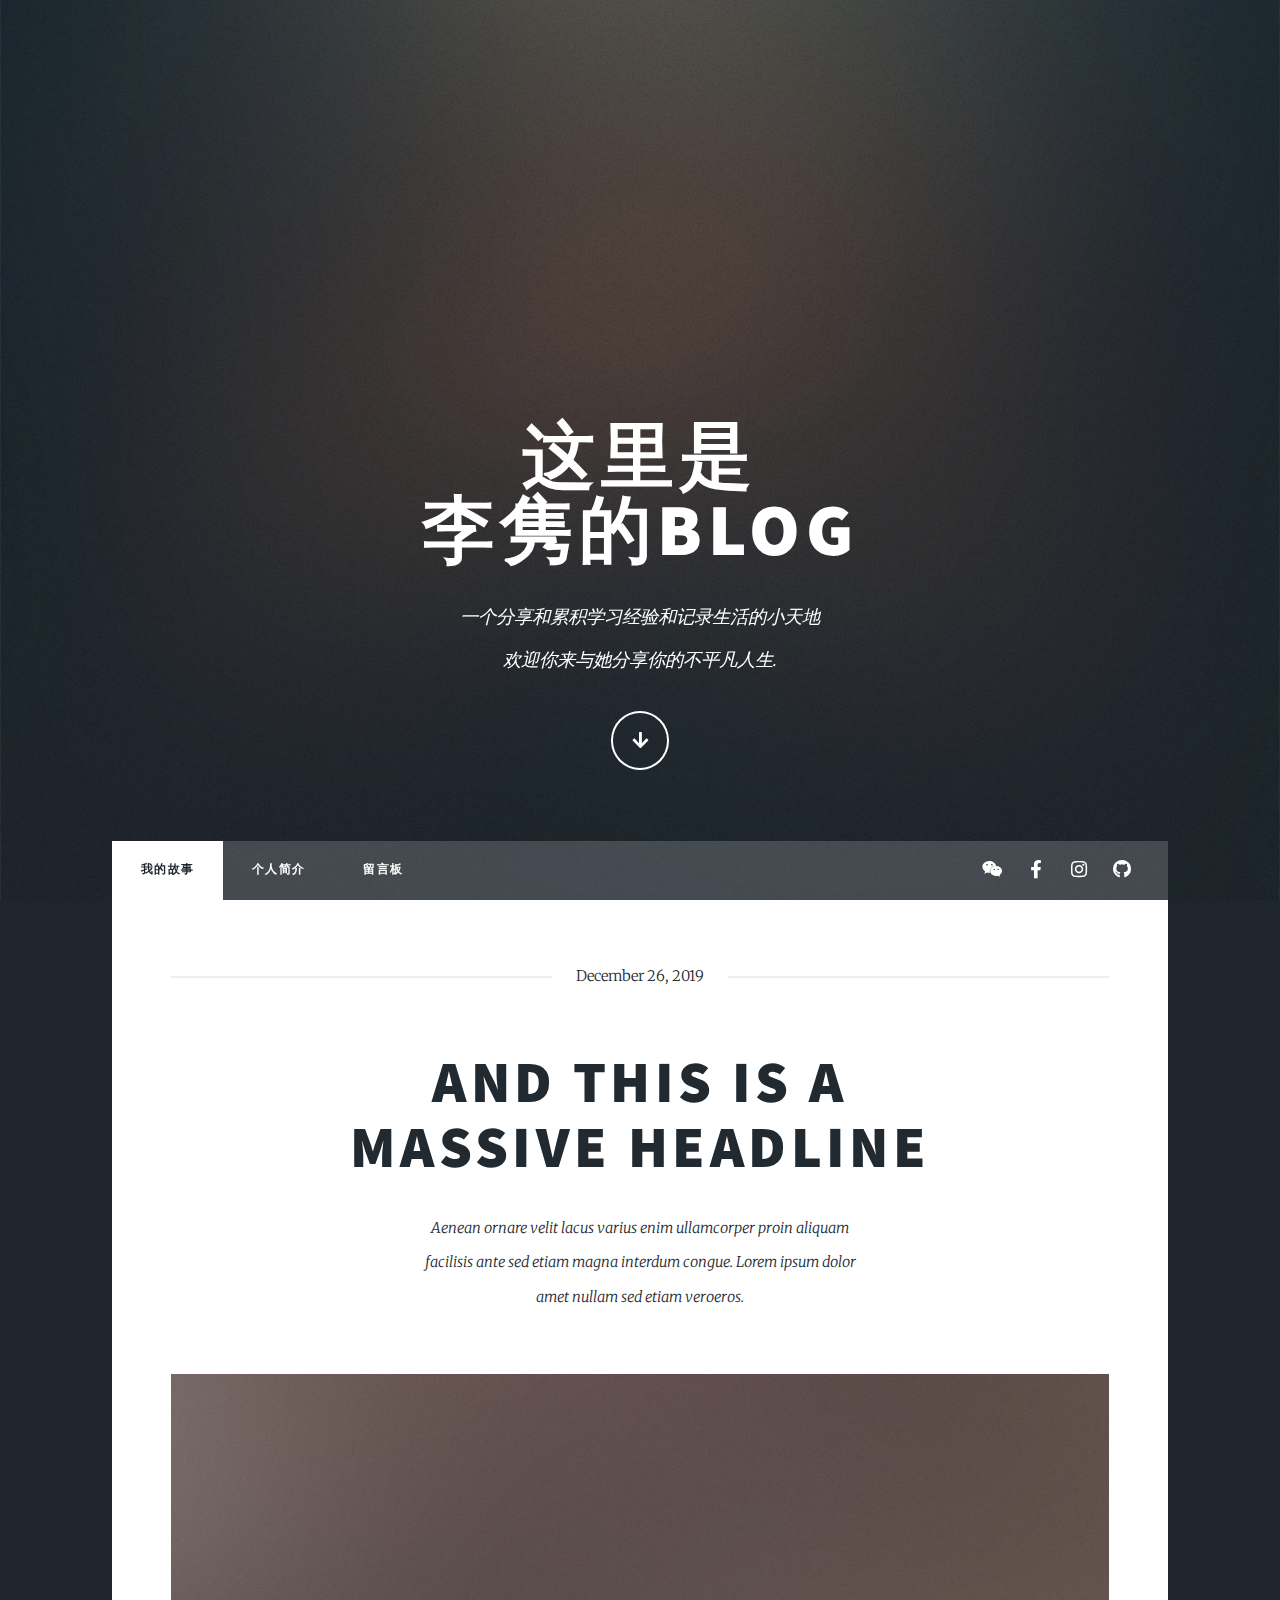
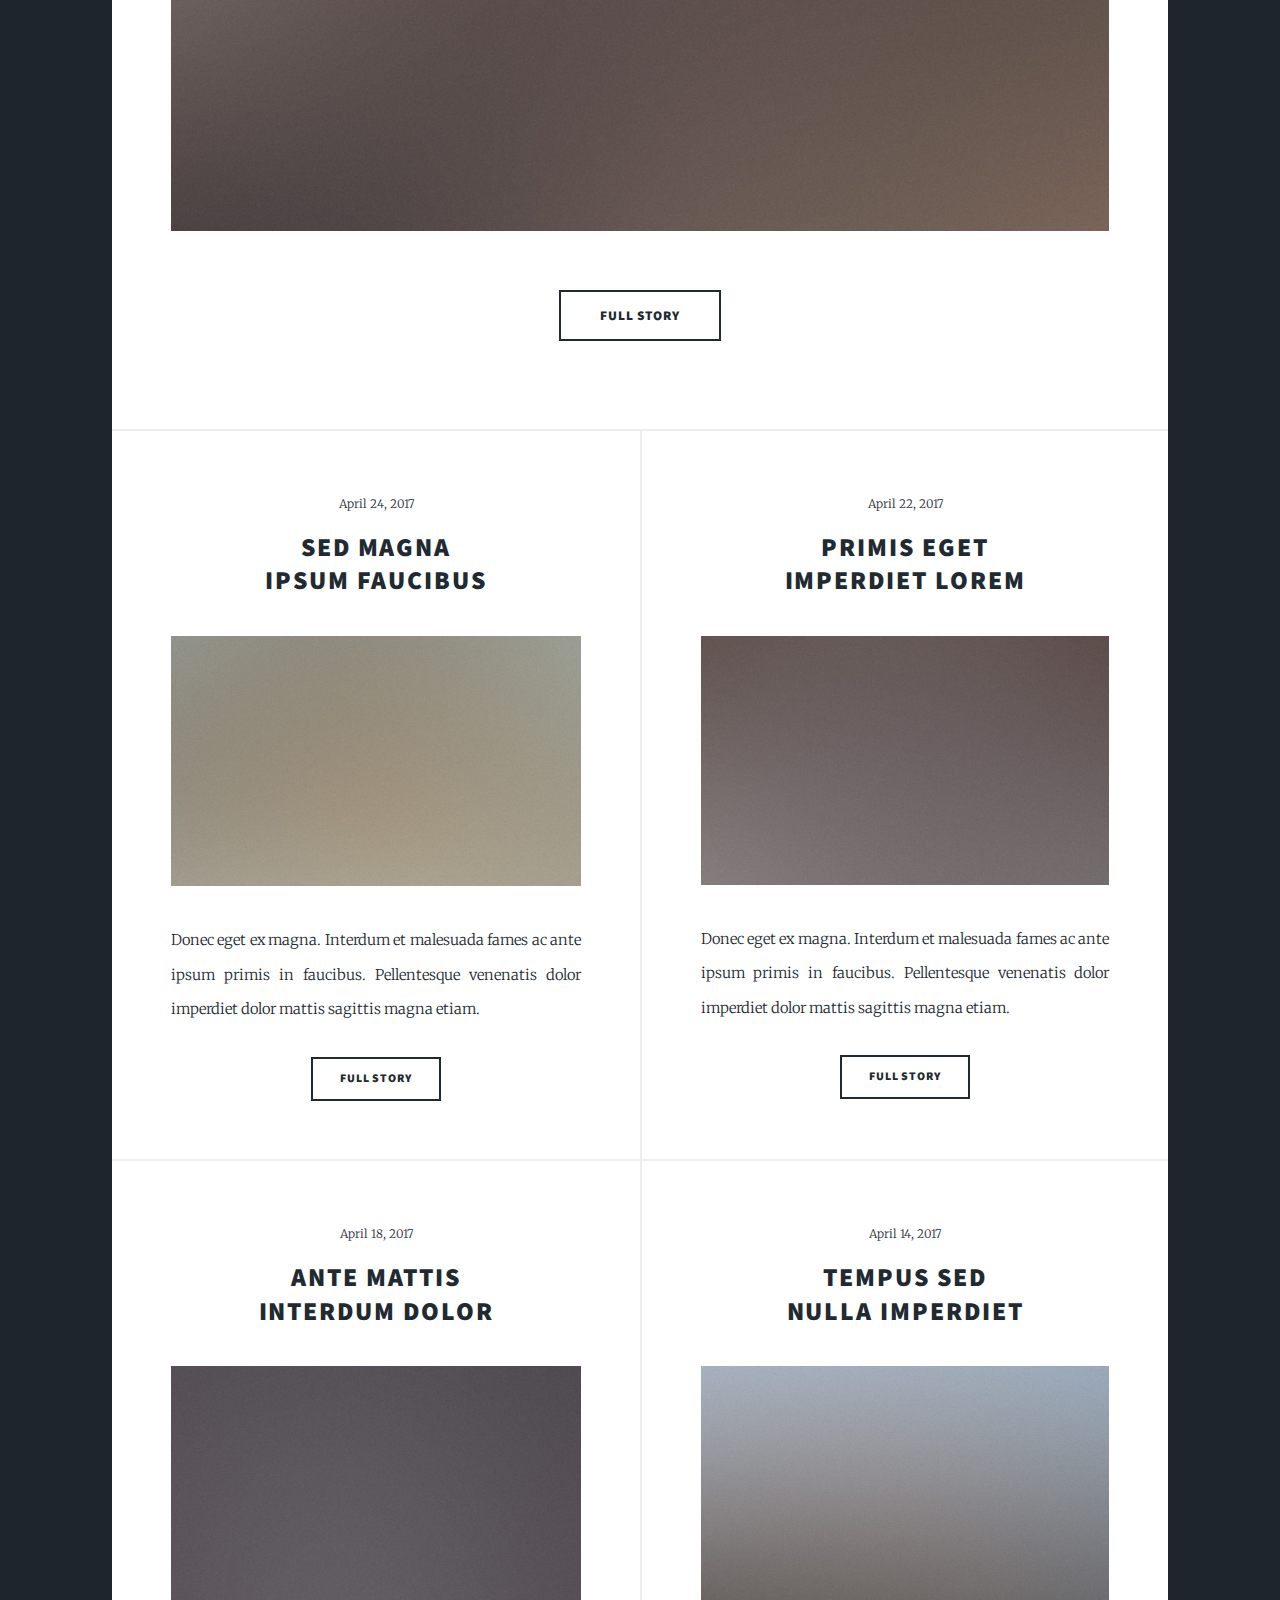
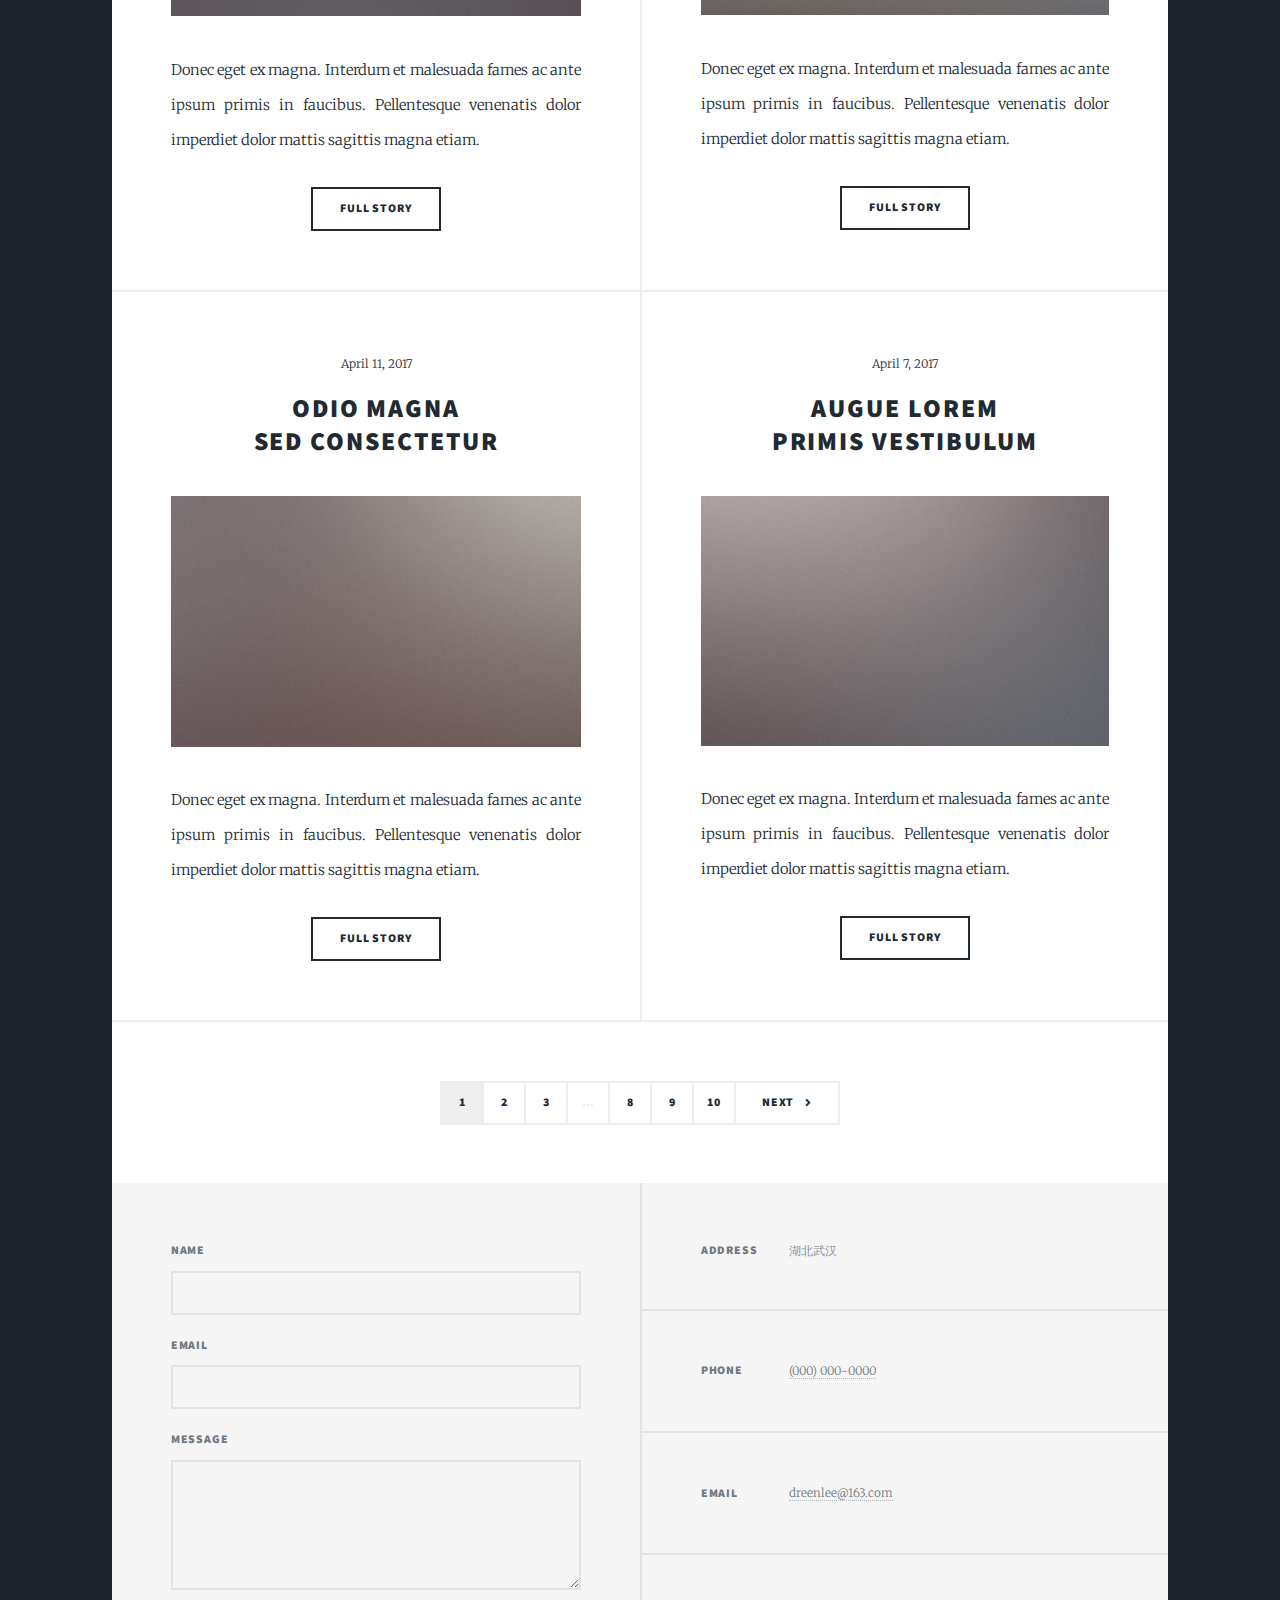
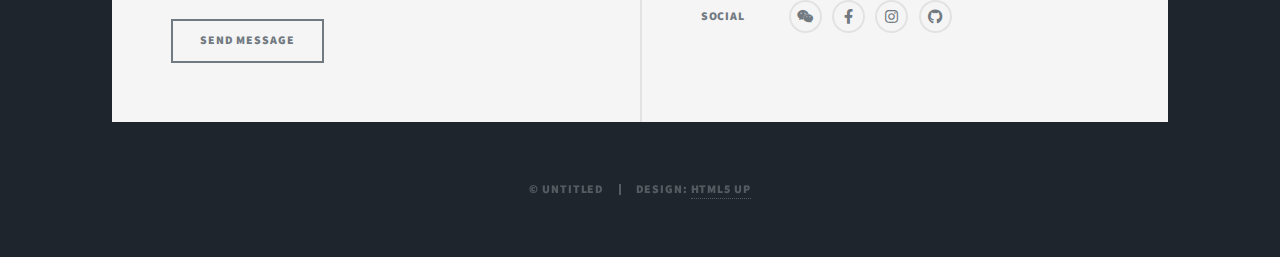
<file: index.html>
<!DOCTYPE HTML>
<!--
	Massively by HTML5 UP
	html5up.net | @ajlkn
	Free for personal and commercial use under the CCA 3.0 license (html5up.net/license)
-->
<html>
	<head>
		<title>李隽的Blog</title>
		<meta charset="utf-8" />
		<meta name="viewport" content="width=device-width, initial-scale=1, user-scalable=no" />
		<link rel="stylesheet" href="assets/css/main.css" />
		<noscript><link rel="stylesheet" href="assets/css/noscript.css" /></noscript>
	</head>
	<body class="is-preload">

		<!-- Wrapper -->
			<div id="wrapper" class="fade-in">

				<!-- Intro -->
					<div id="intro">
						<h1>这里是<br />
						李隽的Blog</h1>
						<p>一个分享和累积学习经验和记录生活的小天地<br />
						欢迎你来与她分享你的不平凡人生.</p>
						<ul class="actions">
							<li><a href="#header" class="button icon solid solo fa-arrow-down scrolly">Continue</a></li>
						</ul>
					</div>

				<!-- Header -->
					<header id="header">
						<a href="index.html" class="logo">孤独而满足的自由</a>
					</header>

				<!-- Nav -->
					<nav id="nav">
						<ul class="links">
							<li class="active"><a href="index.html">我的故事</a></li>
							<li><a href="generic.html">个人简介</a></li>
							<li><a href="elements.html">留言板</a></li>
						</ul>
						<ul class="icons">
							<li><a href="#" class="icon brands fa-weixin"><span 
									class="label">WeChat</span></a></li>
							<li><a href="#" class="icon brands fa-facebook-f"><span class="label">Facebook</span></a></li>
							<li><a href="#" class="icon brands fa-instagram"><span class="label">Instagram</span></a></li>
							<li><a href="#" class="icon brands fa-github"><span class="label">GitHub</span></a></li>
						</ul>
					</nav>

				<!-- Main -->
					<div id="main">

						<!-- Featured Post -->
							<article class="post featured">
								<header class="major">
									<span class="date">December 26, 2019</span>
									<h2><a href="#">And this is a<br />
									massive headline</a></h2>
									<p>Aenean ornare velit lacus varius enim ullamcorper proin aliquam<br />
									facilisis ante sed etiam magna interdum congue. Lorem ipsum dolor<br />
									amet nullam sed etiam veroeros.</p>
								</header>
								<a href="#" class="image main"><img src="images/pic01.jpg" alt="" /></a>
								<ul class="actions special">
									<li><a href="#" class="button large">Full Story</a></li>
								</ul>
							</article>

						<!-- Posts -->
							<section class="posts">
								<article>
									<header>
										<span class="date">April 24, 2017</span>
										<h2><a href="#">Sed magna<br />
										ipsum faucibus</a></h2>
									</header>
									<a href="#" class="image fit"><img src="images/pic02.jpg" alt="" /></a>
									<p>Donec eget ex magna. Interdum et malesuada fames ac ante ipsum primis in faucibus. Pellentesque venenatis dolor imperdiet dolor mattis sagittis magna etiam.</p>
									<ul class="actions special">
										<li><a href="#" class="button">Full Story</a></li>
									</ul>
								</article>
								<article>
									<header>
										<span class="date">April 22, 2017</span>
										<h2><a href="#">Primis eget<br />
										imperdiet lorem</a></h2>
									</header>
									<a href="#" class="image fit"><img src="images/pic03.jpg" alt="" /></a>
									<p>Donec eget ex magna. Interdum et malesuada fames ac ante ipsum primis in faucibus. Pellentesque venenatis dolor imperdiet dolor mattis sagittis magna etiam.</p>
									<ul class="actions special">
										<li><a href="#" class="button">Full Story</a></li>
									</ul>
								</article>
								<article>
									<header>
										<span class="date">April 18, 2017</span>
										<h2><a href="#">Ante mattis<br />
										interdum dolor</a></h2>
									</header>
									<a href="#" class="image fit"><img src="images/pic04.jpg" alt="" /></a>
									<p>Donec eget ex magna. Interdum et malesuada fames ac ante ipsum primis in faucibus. Pellentesque venenatis dolor imperdiet dolor mattis sagittis magna etiam.</p>
									<ul class="actions special">
										<li><a href="#" class="button">Full Story</a></li>
									</ul>
								</article>
								<article>
									<header>
										<span class="date">April 14, 2017</span>
										<h2><a href="#">Tempus sed<br />
										nulla imperdiet</a></h2>
									</header>
									<a href="#" class="image fit"><img src="images/pic05.jpg" alt="" /></a>
									<p>Donec eget ex magna. Interdum et malesuada fames ac ante ipsum primis in faucibus. Pellentesque venenatis dolor imperdiet dolor mattis sagittis magna etiam.</p>
									<ul class="actions special">
										<li><a href="#" class="button">Full Story</a></li>
									</ul>
								</article>
								<article>
									<header>
										<span class="date">April 11, 2017</span>
										<h2><a href="#">Odio magna<br />
										sed consectetur</a></h2>
									</header>
									<a href="#" class="image fit"><img src="images/pic06.jpg" alt="" /></a>
									<p>Donec eget ex magna. Interdum et malesuada fames ac ante ipsum primis in faucibus. Pellentesque venenatis dolor imperdiet dolor mattis sagittis magna etiam.</p>
									<ul class="actions special">
										<li><a href="#" class="button">Full Story</a></li>
									</ul>
								</article>
								<article>
									<header>
										<span class="date">April 7, 2017</span>
										<h2><a href="#">Augue lorem<br />
										primis vestibulum</a></h2>
									</header>
									<a href="#" class="image fit"><img src="images/pic07.jpg" alt="" /></a>
									<p>Donec eget ex magna. Interdum et malesuada fames ac ante ipsum primis in faucibus. Pellentesque venenatis dolor imperdiet dolor mattis sagittis magna etiam.</p>
									<ul class="actions special">
										<li><a href="#" class="button">Full Story</a></li>
									</ul>
								</article>
							</section>

						<!-- Footer -->
							<footer>
								<div class="pagination">
									<!--<a href="#" class="previous">Prev</a>-->
									<a href="#" class="page active">1</a>
									<a href="#" class="page">2</a>
									<a href="#" class="page">3</a>
									<span class="extra">&hellip;</span>
									<a href="#" class="page">8</a>
									<a href="#" class="page">9</a>
									<a href="#" class="page">10</a>
									<a href="#" class="next">Next</a>
								</div>
							</footer>

					</div>

				<!-- Footer -->
					<footer id="footer">
						<section>
							<form method="post" action="#">
								<div class="fields">
									<div class="field">
										<label for="name">Name</label>
										<input type="text" name="name" id="name" />
									</div>
									<div class="field">
										<label for="email">Email</label>
										<input type="text" name="email" id="email" />
									</div>
									<div class="field">
										<label for="message">Message</label>
										<textarea name="message" id="message" rows="3"></textarea>
									</div>
								</div>
								<ul class="actions">
									<li><input type="submit" value="Send Message" /></li>
								</ul>
							</form>
						</section>
						<section class="split contact">
							<section class="alt">
								<h3>Address</h3>
								<p>湖北武汉</p>
							</section>
							<section>
								<h3>Phone</h3>
								<p><a href="#">(000) 000-0000</a></p>
							</section>
							<section>
								<h3>Email</h3>
								<p><a href="#">dreenlee@163.com</a></p>
							</section>
							<section>
								<h3>Social</h3>
								<ul class="icons alt">
									<li><a href="#" class="icon brands alt fa-weixin"><span class="label">WeChat</span></a></li>
									<li><a href="#" class="icon brands alt fa-facebook-f"><span class="label">Facebook</span></a></li>
									<li><a href="#" class="icon brands alt fa-instagram"><span class="label">Instagram</span></a></li>
									<li><a href="#" class="icon brands alt fa-github"><span class="label">GitHub</span></a></li>
								</ul>
							</section>
						</section>
					</footer>

				<!-- Copyright -->
					<div id="copyright">
						<ul><li>&copy; Untitled</li><li>Design: <a href="https://html5up.net">HTML5 UP</a></li></ul>
					</div>

			</div>

		<!-- Scripts -->
			<script src="assets/js/jquery.min.js"></script>
			<script src="assets/js/jquery.scrollex.min.js"></script>
			<script src="assets/js/jquery.scrolly.min.js"></script>
			<script src="assets/js/browser.min.js"></script>
			<script src="assets/js/breakpoints.min.js"></script>
			<script src="assets/js/util.js"></script>
			<script src="assets/js/main.js"></script>

	</body>
</html>
</file>
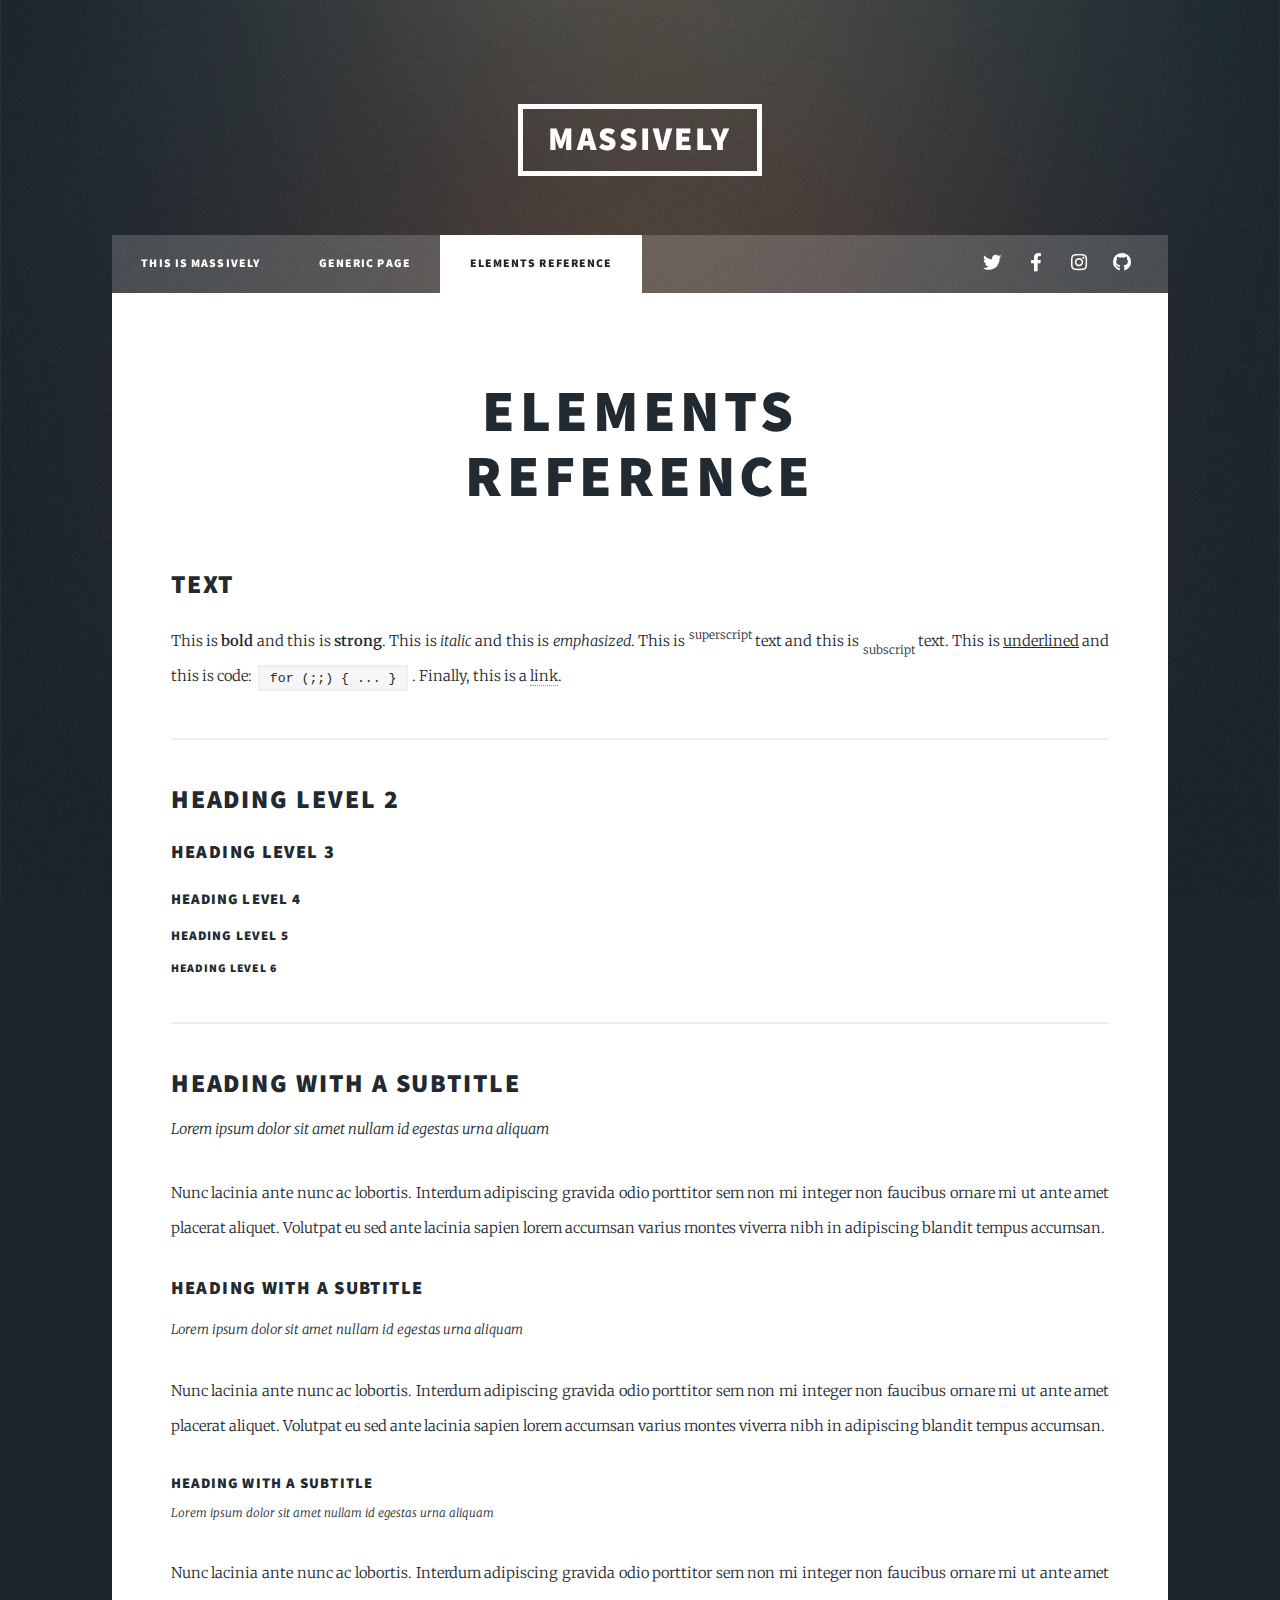
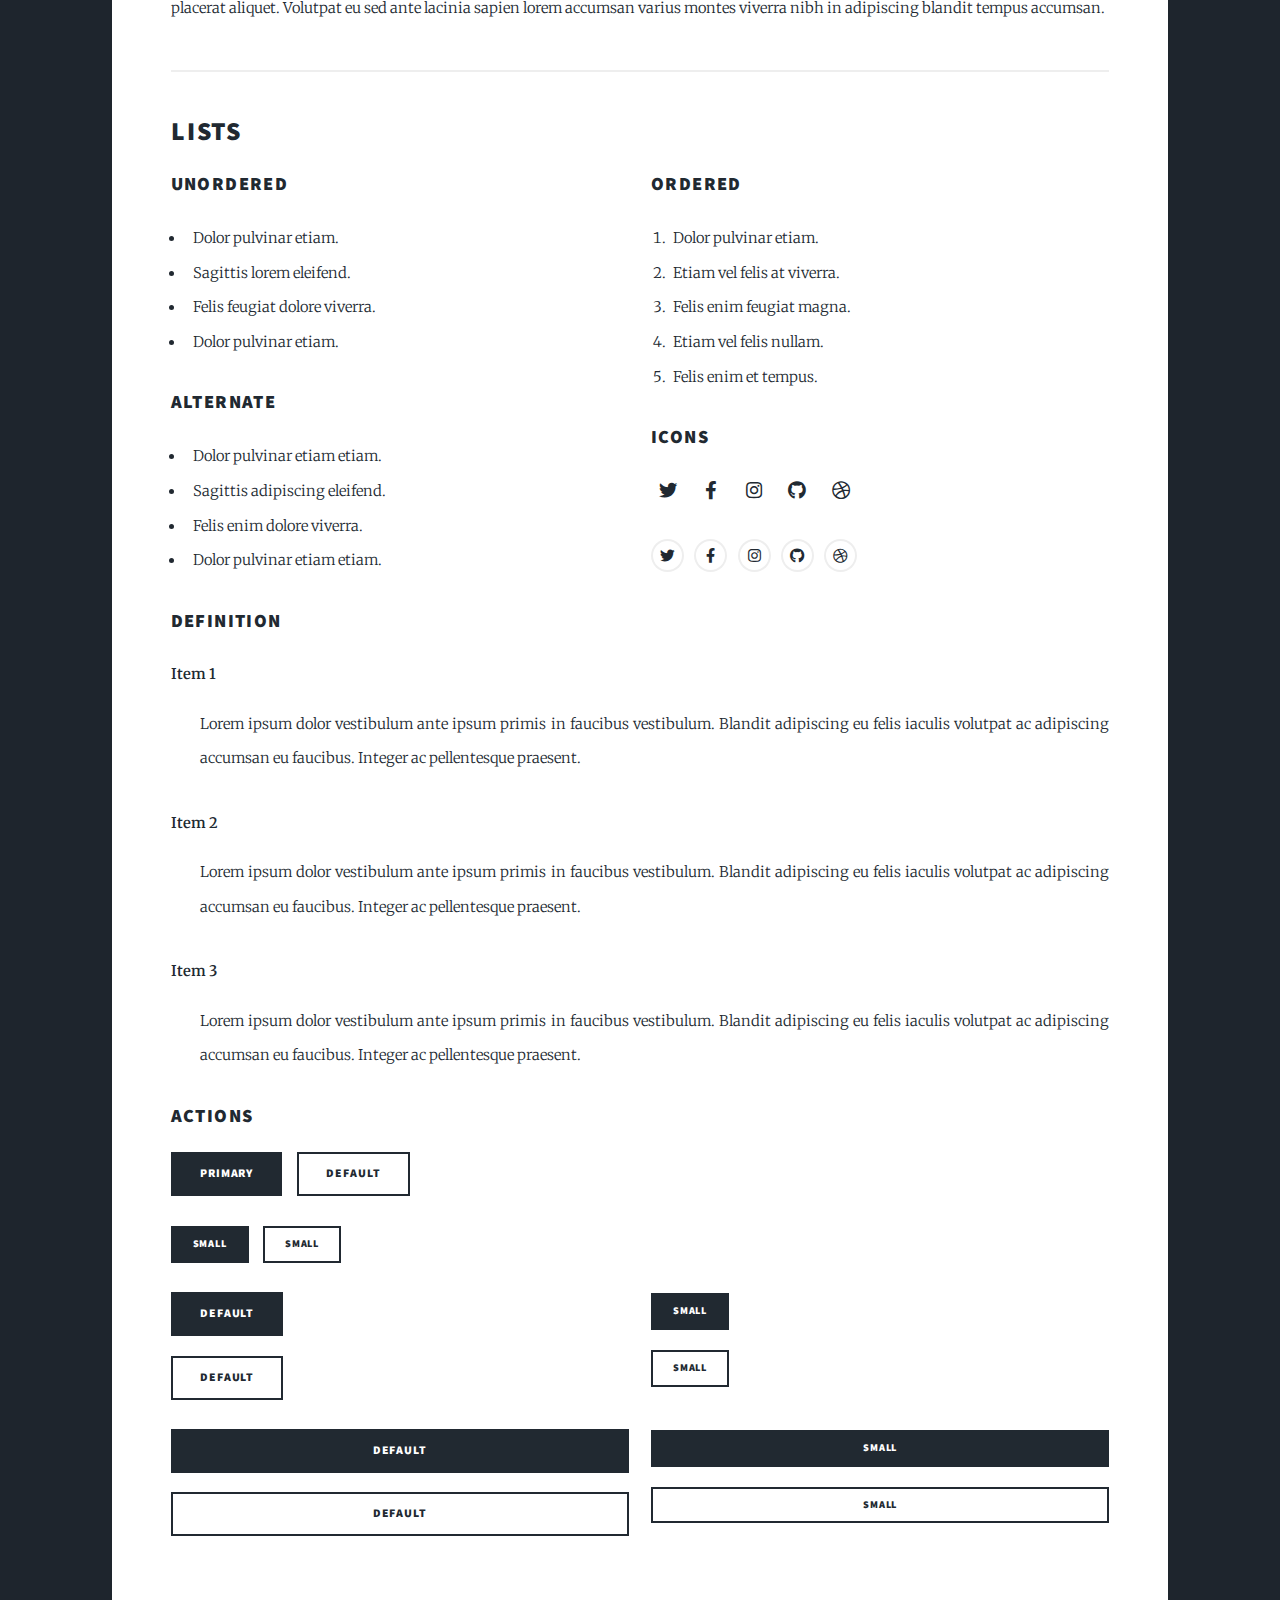
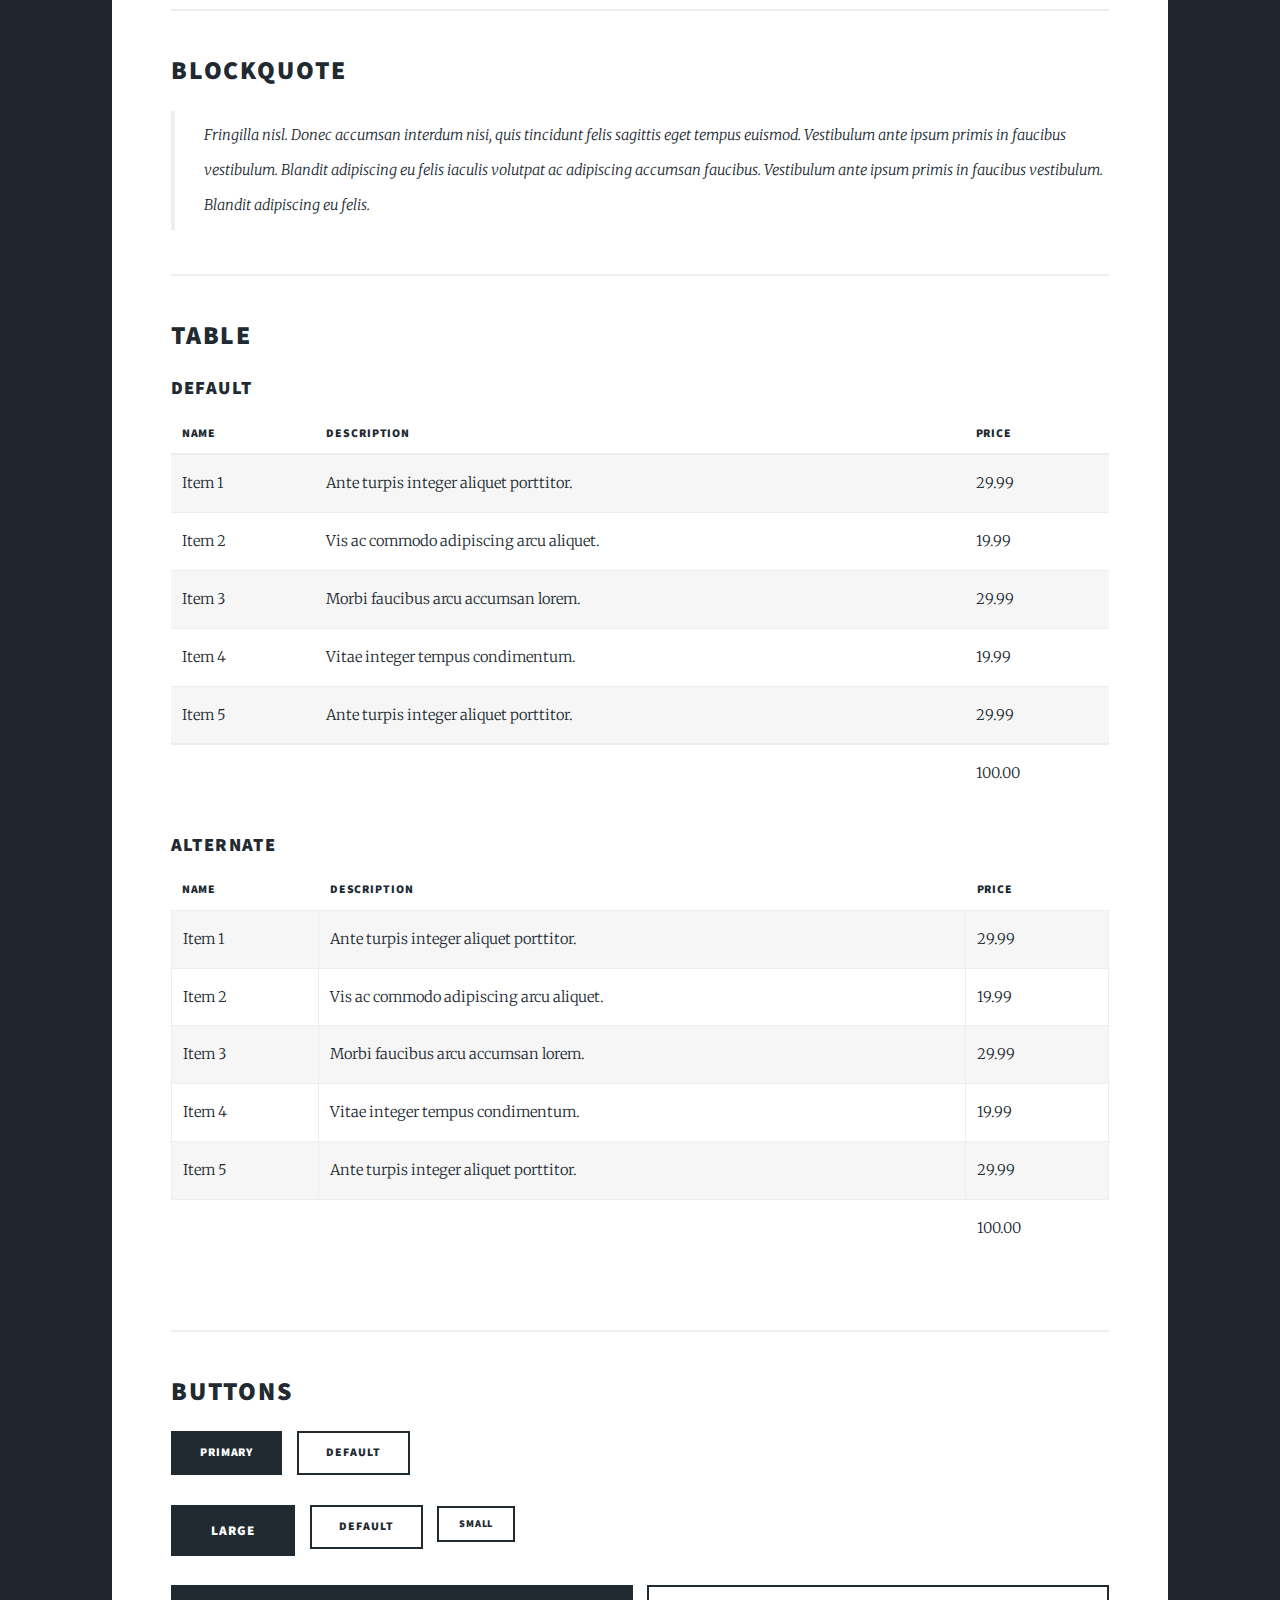
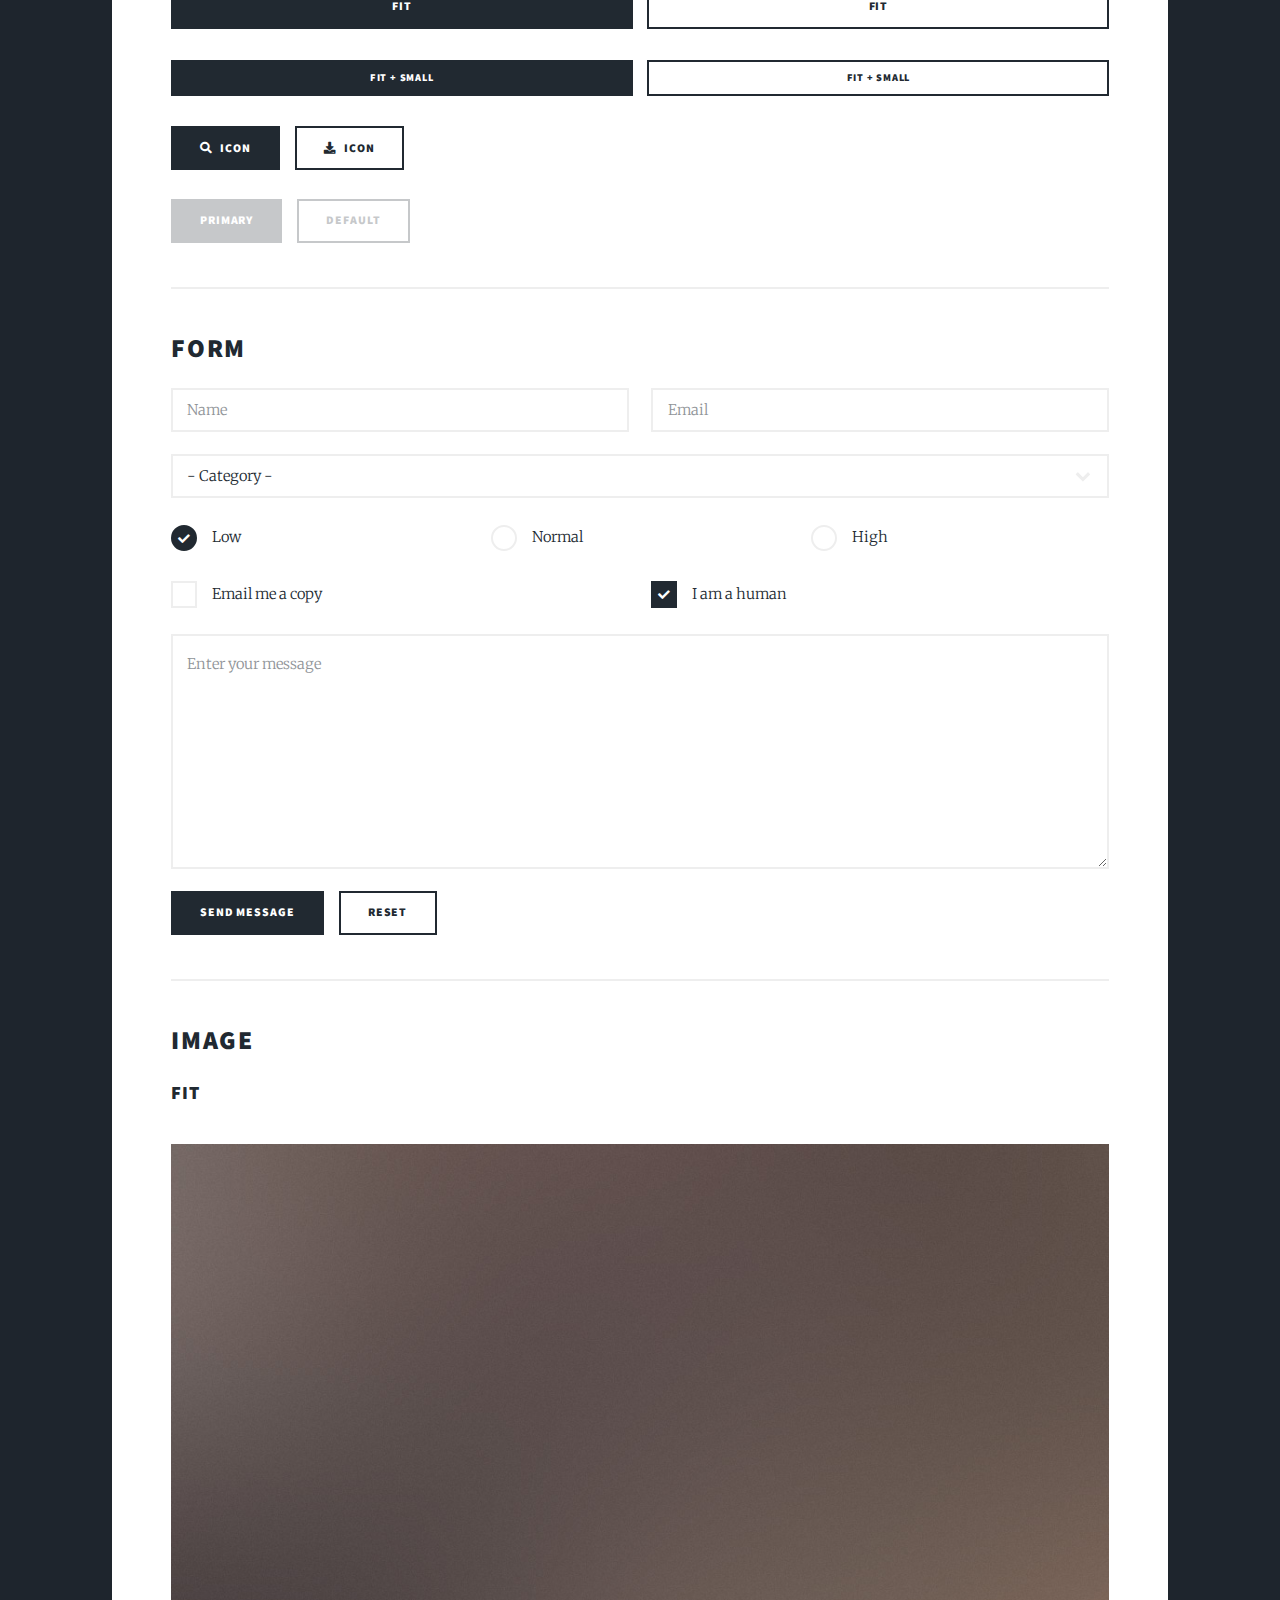
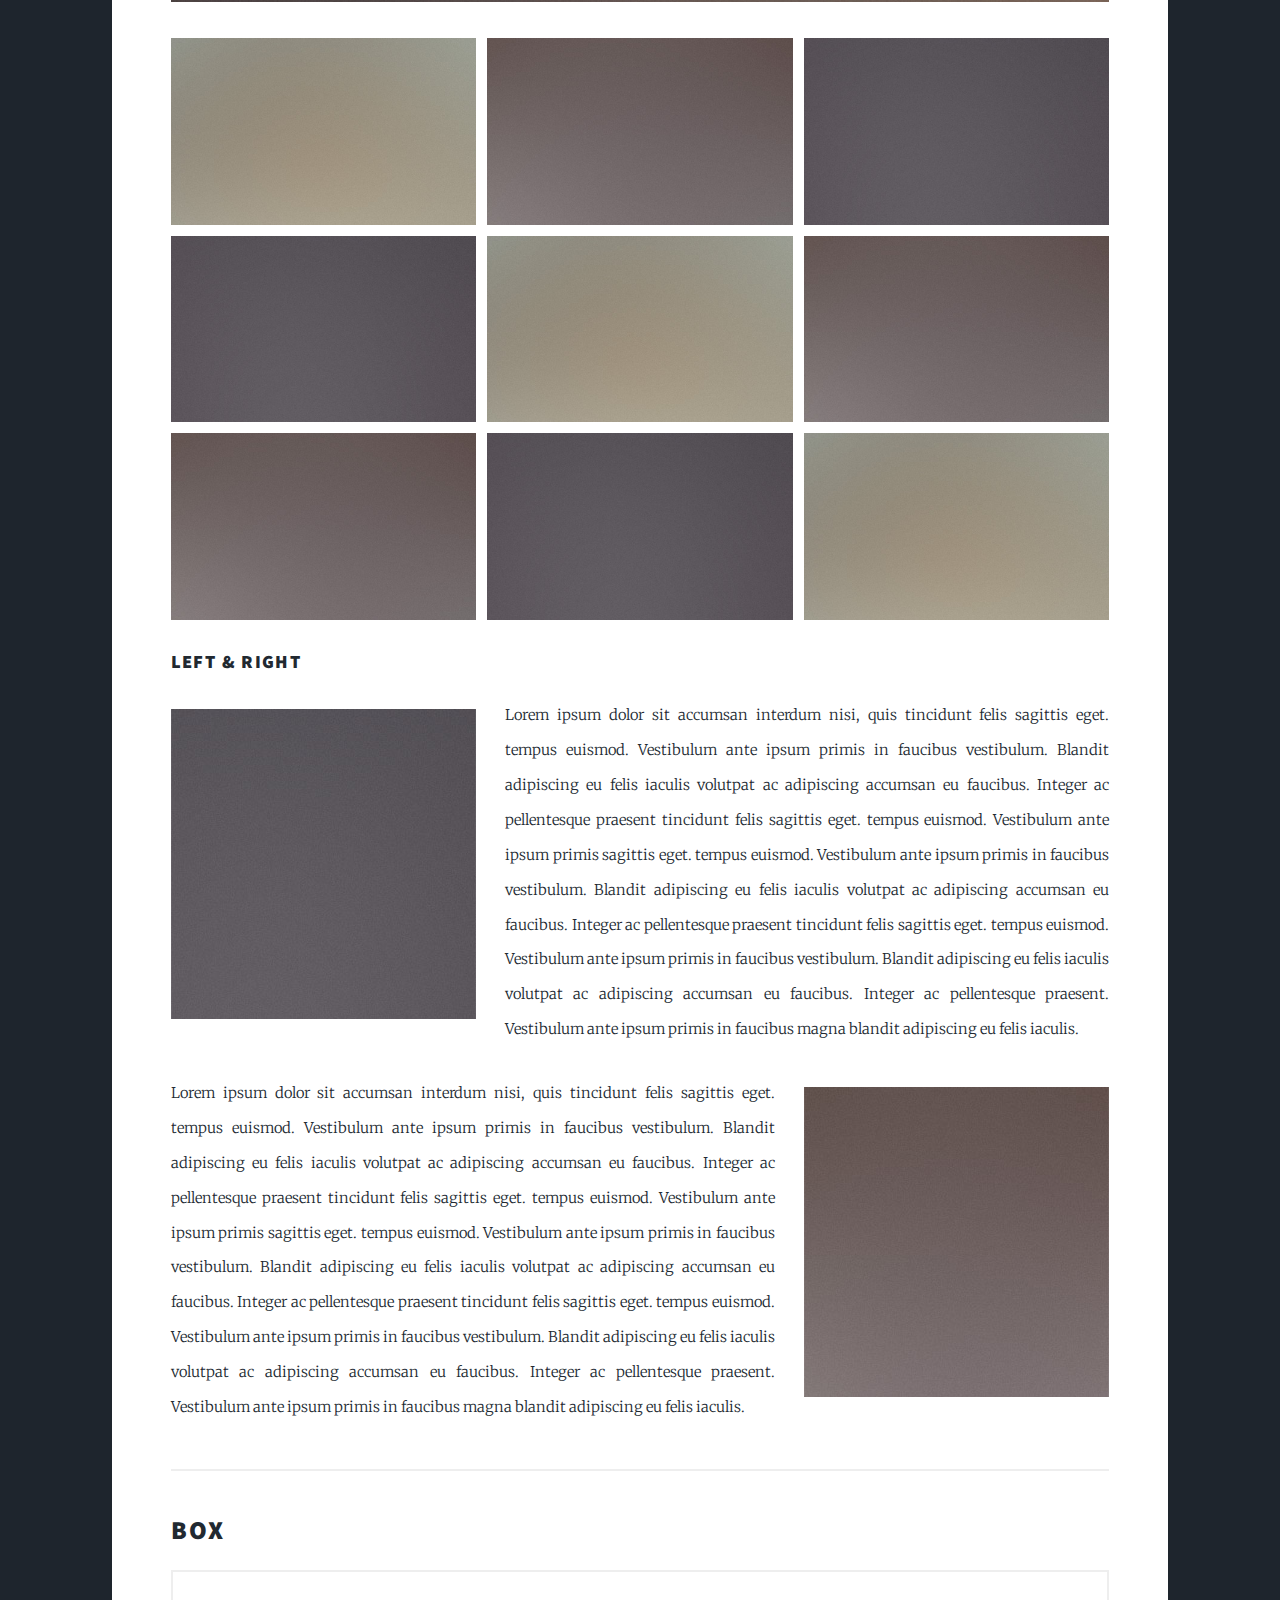
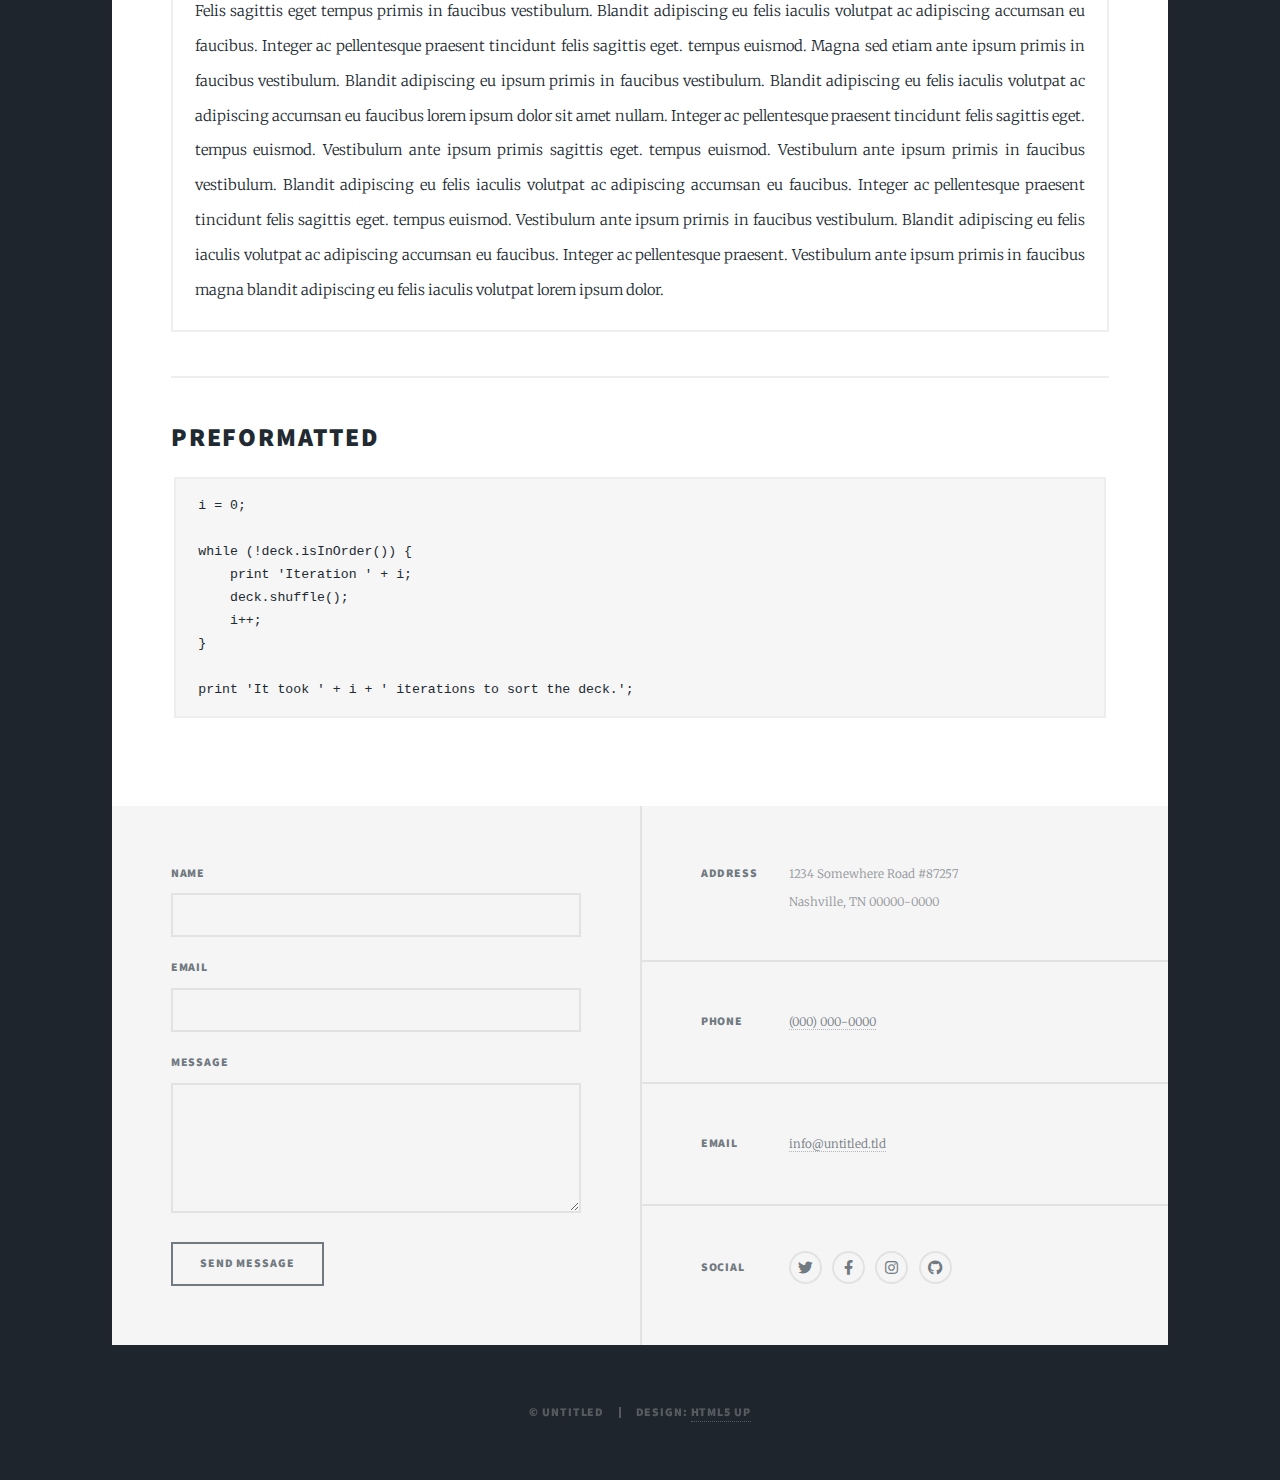
<file: elements.html>
<!DOCTYPE HTML>
<!--
	Massively by HTML5 UP
	html5up.net | @ajlkn
	Free for personal and commercial use under the CCA 3.0 license (html5up.net/license)
-->
<html>
	<head>
		<title>Elements Reference - Massively by HTML5 UP</title>
		<meta charset="utf-8" />
		<meta name="viewport" content="width=device-width, initial-scale=1, user-scalable=no" />
		<link rel="stylesheet" href="assets/css/main.css" />
		<noscript><link rel="stylesheet" href="assets/css/noscript.css" /></noscript>
	</head>
	<body class="is-preload">

		<!-- Wrapper -->
			<div id="wrapper">

				<!-- Header -->
					<header id="header">
						<a href="index.html" class="logo">Massively</a>
					</header>

				<!-- Nav -->
					<nav id="nav">
						<ul class="links">
							<li><a href="index.html">This is Massively</a></li>
							<li><a href="generic.html">Generic Page</a></li>
							<li class="active"><a href="elements.html">Elements Reference</a></li>
						</ul>
						<ul class="icons">
							<li><a href="#" class="icon brands fa-twitter"><span class="label">Twitter</span></a></li>
							<li><a href="#" class="icon brands fa-facebook-f"><span class="label">Facebook</span></a></li>
							<li><a href="#" class="icon brands fa-instagram"><span class="label">Instagram</span></a></li>
							<li><a href="#" class="icon brands fa-github"><span class="label">GitHub</span></a></li>
						</ul>
					</nav>

				<!-- Main -->
					<div id="main">

						<!-- Post -->
							<section class="post">
								<header class="major">
									<h1>Elements<br />
									Reference</h1>
								</header>

								<!-- Text stuff -->
									<h2>Text</h2>
									<p>This is <b>bold</b> and this is <strong>strong</strong>. This is <i>italic</i> and this is <em>emphasized</em>.
									This is <sup>superscript</sup> text and this is <sub>subscript</sub> text.
									This is <u>underlined</u> and this is code: <code>for (;;) { ... }</code>.
									Finally, this is a <a href="#">link</a>.</p>
									<hr />
									<h2>Heading Level 2</h2>
									<h3>Heading Level 3</h3>
									<h4>Heading Level 4</h4>
									<h5>Heading Level 5</h5>
									<h6>Heading Level 6</h6>
									<hr />
									<header>
										<h2>Heading with a Subtitle</h2>
										<p>Lorem ipsum dolor sit amet nullam id egestas urna aliquam</p>
									</header>
									<p>Nunc lacinia ante nunc ac lobortis. Interdum adipiscing gravida odio porttitor sem non mi integer non faucibus ornare mi ut ante amet placerat aliquet. Volutpat eu sed ante lacinia sapien lorem accumsan varius montes viverra nibh in adipiscing blandit tempus accumsan.</p>
									<header>
										<h3>Heading with a Subtitle</h3>
										<p>Lorem ipsum dolor sit amet nullam id egestas urna aliquam</p>
									</header>
									<p>Nunc lacinia ante nunc ac lobortis. Interdum adipiscing gravida odio porttitor sem non mi integer non faucibus ornare mi ut ante amet placerat aliquet. Volutpat eu sed ante lacinia sapien lorem accumsan varius montes viverra nibh in adipiscing blandit tempus accumsan.</p>
									<header>
										<h4>Heading with a Subtitle</h4>
										<p>Lorem ipsum dolor sit amet nullam id egestas urna aliquam</p>
									</header>
									<p>Nunc lacinia ante nunc ac lobortis. Interdum adipiscing gravida odio porttitor sem non mi integer non faucibus ornare mi ut ante amet placerat aliquet. Volutpat eu sed ante lacinia sapien lorem accumsan varius montes viverra nibh in adipiscing blandit tempus accumsan.</p>

									<hr />

								<!-- Lists -->
									<h2>Lists</h2>
									<div class="row">
										<div class="col-6 col-12-small">

											<h3>Unordered</h3>
											<ul>
												<li>Dolor pulvinar etiam.</li>
												<li>Sagittis lorem eleifend.</li>
												<li>Felis feugiat dolore viverra.</li>
												<li>Dolor pulvinar etiam.</li>
											</ul>

											<h3>Alternate</h3>
											<ul class="alt">
												<li>Dolor pulvinar etiam etiam.</li>
												<li>Sagittis adipiscing eleifend.</li>
												<li>Felis enim dolore viverra.</li>
												<li>Dolor pulvinar etiam etiam.</li>
											</ul>

										</div>
										<div class="col-6 col-12-small">

											<h3>Ordered</h3>
											<ol>
												<li>Dolor pulvinar etiam.</li>
												<li>Etiam vel felis at viverra.</li>
												<li>Felis enim feugiat magna.</li>
												<li>Etiam vel felis nullam.</li>
												<li>Felis enim et tempus.</li>
											</ol>

											<h3>Icons</h3>
											<ul class="icons">
												<li><a href="#" class="icon brands fa-twitter"><span class="label">Twitter</span></a></li>
												<li><a href="#" class="icon brands fa-facebook-f"><span class="label">Facebook</span></a></li>
												<li><a href="#" class="icon brands fa-instagram"><span class="label">Instagram</span></a></li>
												<li><a href="#" class="icon brands fa-github"><span class="label">Github</span></a></li>
												<li><a href="#" class="icon brands fa-dribbble"><span class="label">Dribbble</span></a></li>
											</ul>
											<ul class="icons alt">
												<li><a href="#" class="icon brands alt fa-twitter"><span class="label">Twitter</span></a></li>
												<li><a href="#" class="icon brands alt fa-facebook-f"><span class="label">Facebook</span></a></li>
												<li><a href="#" class="icon brands alt fa-instagram"><span class="label">Instagram</span></a></li>
												<li><a href="#" class="icon brands alt fa-github"><span class="label">Github</span></a></li>
												<li><a href="#" class="icon brands alt fa-dribbble"><span class="label">Dribbble</span></a></li>
											</ul>

										</div>
									</div>
									<h3>Definition</h3>
									<dl>
										<dt>Item 1</dt>
										<dd>
											<p>Lorem ipsum dolor vestibulum ante ipsum primis in faucibus vestibulum. Blandit adipiscing eu felis iaculis volutpat ac adipiscing accumsan eu faucibus. Integer ac pellentesque praesent.</p>
										</dd>
										<dt>Item 2</dt>
										<dd>
											<p>Lorem ipsum dolor vestibulum ante ipsum primis in faucibus vestibulum. Blandit adipiscing eu felis iaculis volutpat ac adipiscing accumsan eu faucibus. Integer ac pellentesque praesent.</p>
										</dd>
										<dt>Item 3</dt>
										<dd>
											<p>Lorem ipsum dolor vestibulum ante ipsum primis in faucibus vestibulum. Blandit adipiscing eu felis iaculis volutpat ac adipiscing accumsan eu faucibus. Integer ac pellentesque praesent.</p>
										</dd>
									</dl>

									<h3>Actions</h3>
									<ul class="actions">
										<li><a href="#" class="button primary">Primary</a></li>
										<li><a href="#" class="button">Default</a></li>
									</ul>
									<ul class="actions small">
										<li><a href="#" class="button primary small">Small</a></li>
										<li><a href="#" class="button small">Small</a></li>
									</ul>
									<div class="row">
										<div class="col-6 col-12-small">
											<ul class="actions stacked">
												<li><a href="#" class="button primary">Default</a></li>
												<li><a href="#" class="button">Default</a></li>
											</ul>
										</div>
										<div class="col-6 col-12-small">
											<ul class="actions stacked">
												<li><a href="#" class="button primary small">Small</a></li>
												<li><a href="#" class="button small">Small</a></li>
											</ul>
										</div>
									</div>
									<div class="row">
										<div class="col-6 col-12-small">
											<ul class="actions stacked">
												<li><a href="#" class="button primary fit">Default</a></li>
												<li><a href="#" class="button fit">Default</a></li>
											</ul>
										</div>
										<div class="col-6 col-12-small">
											<ul class="actions stacked">
												<li><a href="#" class="button primary small fit">Small</a></li>
												<li><a href="#" class="button small fit">Small</a></li>
											</ul>
										</div>
									</div>

									<hr />

								<!-- Blockquote -->
									<h2>Blockquote</h2>
									<blockquote>Fringilla nisl. Donec accumsan interdum nisi, quis tincidunt felis sagittis eget tempus euismod. Vestibulum ante ipsum primis in faucibus vestibulum. Blandit adipiscing eu felis iaculis volutpat ac adipiscing accumsan faucibus. Vestibulum ante ipsum primis in faucibus vestibulum. Blandit adipiscing eu felis.</blockquote>

									<hr />

								<!-- Table -->
									<h2>Table</h2>

									<h3>Default</h3>
									<div class="table-wrapper">
										<table>
											<thead>
												<tr>
													<th>Name</th>
													<th>Description</th>
													<th>Price</th>
												</tr>
											</thead>
											<tbody>
												<tr>
													<td>Item 1</td>
													<td>Ante turpis integer aliquet porttitor.</td>
													<td>29.99</td>
												</tr>
												<tr>
													<td>Item 2</td>
													<td>Vis ac commodo adipiscing arcu aliquet.</td>
													<td>19.99</td>
												</tr>
												<tr>
													<td>Item 3</td>
													<td> Morbi faucibus arcu accumsan lorem.</td>
													<td>29.99</td>
												</tr>
												<tr>
													<td>Item 4</td>
													<td>Vitae integer tempus condimentum.</td>
													<td>19.99</td>
												</tr>
												<tr>
													<td>Item 5</td>
													<td>Ante turpis integer aliquet porttitor.</td>
													<td>29.99</td>
												</tr>
											</tbody>
											<tfoot>
												<tr>
													<td colspan="2"></td>
													<td>100.00</td>
												</tr>
											</tfoot>
										</table>
									</div>

									<h3>Alternate</h3>
									<div class="table-wrapper">
										<table class="alt">
											<thead>
												<tr>
													<th>Name</th>
													<th>Description</th>
													<th>Price</th>
												</tr>
											</thead>
											<tbody>
												<tr>
													<td>Item 1</td>
													<td>Ante turpis integer aliquet porttitor.</td>
													<td>29.99</td>
												</tr>
												<tr>
													<td>Item 2</td>
													<td>Vis ac commodo adipiscing arcu aliquet.</td>
													<td>19.99</td>
												</tr>
												<tr>
													<td>Item 3</td>
													<td> Morbi faucibus arcu accumsan lorem.</td>
													<td>29.99</td>
												</tr>
												<tr>
													<td>Item 4</td>
													<td>Vitae integer tempus condimentum.</td>
													<td>19.99</td>
												</tr>
												<tr>
													<td>Item 5</td>
													<td>Ante turpis integer aliquet porttitor.</td>
													<td>29.99</td>
												</tr>
											</tbody>
											<tfoot>
												<tr>
													<td colspan="2"></td>
													<td>100.00</td>
												</tr>
											</tfoot>
										</table>
									</div>

									<hr />

								<!-- Buttons -->
									<h2>Buttons</h2>
									<ul class="actions">
										<li><a href="#" class="button primary">Primary</a></li>
										<li><a href="#" class="button">Default</a></li>
									</ul>
									<ul class="actions">
										<li><a href="#" class="button primary large">Large</a></li>
										<li><a href="#" class="button">Default</a></li>
										<li><a href="#" class="button small">Small</a></li>
									</ul>
									<ul class="actions fit">
										<li><a href="#" class="button primary fit">Fit</a></li>
										<li><a href="#" class="button fit">Fit</a></li>
									</ul>
									<ul class="actions fit small">
										<li><a href="#" class="button primary fit small">Fit + Small</a></li>
										<li><a href="#" class="button fit small">Fit + Small</a></li>
									</ul>
									<ul class="actions">
										<li><a href="#" class="button primary icon solid fa-search">Icon</a></li>
										<li><a href="#" class="button icon solid fa-download">Icon</a></li>
									</ul>
									<ul class="actions">
										<li><span class="button primary disabled">Primary</span></li>
										<li><span class="button disabled">Default</span></li>
									</ul>

									<hr />

								<!-- Form -->
									<h2>Form</h2>

									<form method="post" action="#">
										<div class="row gtr-uniform">
											<div class="col-6 col-12-xsmall">
												<input type="text" name="demo-name" id="demo-name" value="" placeholder="Name" />
											</div>
											<div class="col-6 col-12-xsmall">
												<input type="email" name="demo-email" id="demo-email" value="" placeholder="Email" />
											</div>
											<!-- Break -->
											<div class="col-12">
												<select name="demo-category" id="demo-category">
													<option value="">- Category -</option>
													<option value="1">Manufacturing</option>
													<option value="1">Shipping</option>
													<option value="1">Administration</option>
													<option value="1">Human Resources</option>
												</select>
											</div>
											<!-- Break -->
											<div class="col-4 col-12-small">
												<input type="radio" id="demo-priority-low" name="demo-priority" checked>
												<label for="demo-priority-low">Low</label>
											</div>
											<div class="col-4 col-12-small">
												<input type="radio" id="demo-priority-normal" name="demo-priority">
												<label for="demo-priority-normal">Normal</label>
											</div>
											<div class="col-4 col-12-small">
												<input type="radio" id="demo-priority-high" name="demo-priority">
												<label for="demo-priority-high">High</label>
											</div>
											<!-- Break -->
											<div class="col-6 col-12-small">
												<input type="checkbox" id="demo-copy" name="demo-copy">
												<label for="demo-copy">Email me a copy</label>
											</div>
											<div class="col-6 col-12-small">
												<input type="checkbox" id="demo-human" name="demo-human" checked>
												<label for="demo-human">I am a human</label>
											</div>
											<!-- Break -->
											<div class="col-12">
												<textarea name="demo-message" id="demo-message" placeholder="Enter your message" rows="6"></textarea>
											</div>
											<!-- Break -->
											<div class="col-12">
												<ul class="actions">
													<li><input type="submit" value="Send Message" class="primary" /></li>
													<li><input type="reset" value="Reset" /></li>
												</ul>
											</div>
										</div>
									</form>

									<hr />

								<!-- Image -->
									<h2>Image</h2>

									<h3>Fit</h3>
									<span class="image fit"><img src="images/pic01.jpg" alt="" /></span>
									<div class="box alt">
										<div class="row gtr-50 gtr-uniform">
											<div class="col-4"><span class="image fit"><img src="images/pic02.jpg" alt="" /></span></div>
											<div class="col-4"><span class="image fit"><img src="images/pic03.jpg" alt="" /></span></div>
											<div class="col-4"><span class="image fit"><img src="images/pic04.jpg" alt="" /></span></div>
											<!-- Break -->
											<div class="col-4"><span class="image fit"><img src="images/pic04.jpg" alt="" /></span></div>
											<div class="col-4"><span class="image fit"><img src="images/pic02.jpg" alt="" /></span></div>
											<div class="col-4"><span class="image fit"><img src="images/pic03.jpg" alt="" /></span></div>
											<!-- Break -->
											<div class="col-4"><span class="image fit"><img src="images/pic03.jpg" alt="" /></span></div>
											<div class="col-4"><span class="image fit"><img src="images/pic04.jpg" alt="" /></span></div>
											<div class="col-4"><span class="image fit"><img src="images/pic02.jpg" alt="" /></span></div>
										</div>
									</div>

									<h3>Left &amp; Right</h3>
									<p><span class="image left"><img src="images/pic08.jpg" alt="" /></span>Lorem ipsum dolor sit accumsan interdum nisi, quis tincidunt felis sagittis eget. tempus euismod. Vestibulum ante ipsum primis in faucibus vestibulum. Blandit adipiscing eu felis iaculis volutpat ac adipiscing accumsan eu faucibus. Integer ac pellentesque praesent tincidunt felis sagittis eget. tempus euismod. Vestibulum ante ipsum primis sagittis eget. tempus euismod. Vestibulum ante ipsum primis in faucibus vestibulum. Blandit adipiscing eu felis iaculis volutpat ac adipiscing accumsan eu faucibus. Integer ac pellentesque praesent tincidunt felis sagittis eget. tempus euismod. Vestibulum ante ipsum primis in faucibus vestibulum. Blandit adipiscing eu felis iaculis volutpat ac adipiscing accumsan eu faucibus. Integer ac pellentesque praesent. Vestibulum ante ipsum primis in faucibus magna blandit adipiscing eu felis iaculis.</p>
									<p><span class="image right"><img src="images/pic09.jpg" alt="" /></span>Lorem ipsum dolor sit accumsan interdum nisi, quis tincidunt felis sagittis eget. tempus euismod. Vestibulum ante ipsum primis in faucibus vestibulum. Blandit adipiscing eu felis iaculis volutpat ac adipiscing accumsan eu faucibus. Integer ac pellentesque praesent tincidunt felis sagittis eget. tempus euismod. Vestibulum ante ipsum primis sagittis eget. tempus euismod. Vestibulum ante ipsum primis in faucibus vestibulum. Blandit adipiscing eu felis iaculis volutpat ac adipiscing accumsan eu faucibus. Integer ac pellentesque praesent tincidunt felis sagittis eget. tempus euismod. Vestibulum ante ipsum primis in faucibus vestibulum. Blandit adipiscing eu felis iaculis volutpat ac adipiscing accumsan eu faucibus. Integer ac pellentesque praesent. Vestibulum ante ipsum primis in faucibus magna blandit adipiscing eu felis iaculis.</p>

									<hr />

								<!-- Box -->
									<h2>Box</h2>
									<div class="box">
										<p>Felis sagittis eget tempus primis in faucibus vestibulum. Blandit adipiscing eu felis iaculis volutpat ac adipiscing accumsan eu faucibus. Integer ac pellentesque praesent tincidunt felis sagittis eget. tempus euismod. Magna sed etiam ante ipsum primis in faucibus vestibulum. Blandit adipiscing eu ipsum primis in faucibus vestibulum. Blandit adipiscing eu felis iaculis volutpat ac adipiscing accumsan eu faucibus lorem ipsum dolor sit amet nullam. Integer ac pellentesque praesent tincidunt felis sagittis eget. tempus euismod. Vestibulum ante ipsum primis sagittis eget. tempus euismod. Vestibulum ante ipsum primis in faucibus vestibulum. Blandit adipiscing eu felis iaculis volutpat ac adipiscing accumsan eu faucibus. Integer ac pellentesque praesent tincidunt felis sagittis eget. tempus euismod. Vestibulum ante ipsum primis in faucibus vestibulum. Blandit adipiscing eu felis iaculis volutpat ac adipiscing accumsan eu faucibus. Integer ac pellentesque praesent. Vestibulum ante ipsum primis in faucibus magna blandit adipiscing eu felis iaculis volutpat lorem ipsum dolor.</p>
									</div>

									<hr />

								<!-- Preformatted Code -->
									<h2>Preformatted</h2>
									<pre><code>i = 0;

while (!deck.isInOrder()) {
    print 'Iteration ' + i;
    deck.shuffle();
    i++;
}

print 'It took ' + i + ' iterations to sort the deck.';
</code></pre>

							</section>

					</div>

				<!-- Footer -->
					<footer id="footer">
						<section>
							<form method="post" action="#">
								<div class="fields">
									<div class="field">
										<label for="name">Name</label>
										<input type="text" name="name" id="name" />
									</div>
									<div class="field">
										<label for="email">Email</label>
										<input type="text" name="email" id="email" />
									</div>
									<div class="field">
										<label for="message">Message</label>
										<textarea name="message" id="message" rows="3"></textarea>
									</div>
								</div>
								<ul class="actions">
									<li><input type="submit" value="Send Message" /></li>
								</ul>
							</form>
						</section>
						<section class="split contact">
							<section class="alt">
								<h3>Address</h3>
								<p>1234 Somewhere Road #87257<br />
								Nashville, TN 00000-0000</p>
							</section>
							<section>
								<h3>Phone</h3>
								<p><a href="#">(000) 000-0000</a></p>
							</section>
							<section>
								<h3>Email</h3>
								<p><a href="#">info@untitled.tld</a></p>
							</section>
							<section>
								<h3>Social</h3>
								<ul class="icons alt">
									<li><a href="#" class="icon brands alt fa-twitter"><span class="label">Twitter</span></a></li>
									<li><a href="#" class="icon brands alt fa-facebook-f"><span class="label">Facebook</span></a></li>
									<li><a href="#" class="icon brands alt fa-instagram"><span class="label">Instagram</span></a></li>
									<li><a href="#" class="icon brands alt fa-github"><span class="label">GitHub</span></a></li>
								</ul>
							</section>
						</section>
					</footer>

				<!-- Copyright -->
					<div id="copyright">
						<ul><li>&copy; Untitled</li><li>Design: <a href="https://html5up.net">HTML5 UP</a></li></ul>
					</div>

			</div>

		<!-- Scripts -->
			<script src="assets/js/jquery.min.js"></script>
			<script src="assets/js/jquery.scrollex.min.js"></script>
			<script src="assets/js/jquery.scrolly.min.js"></script>
			<script src="assets/js/browser.min.js"></script>
			<script src="assets/js/breakpoints.min.js"></script>
			<script src="assets/js/util.js"></script>
			<script src="assets/js/main.js"></script>

	</body>
</html>
</file>
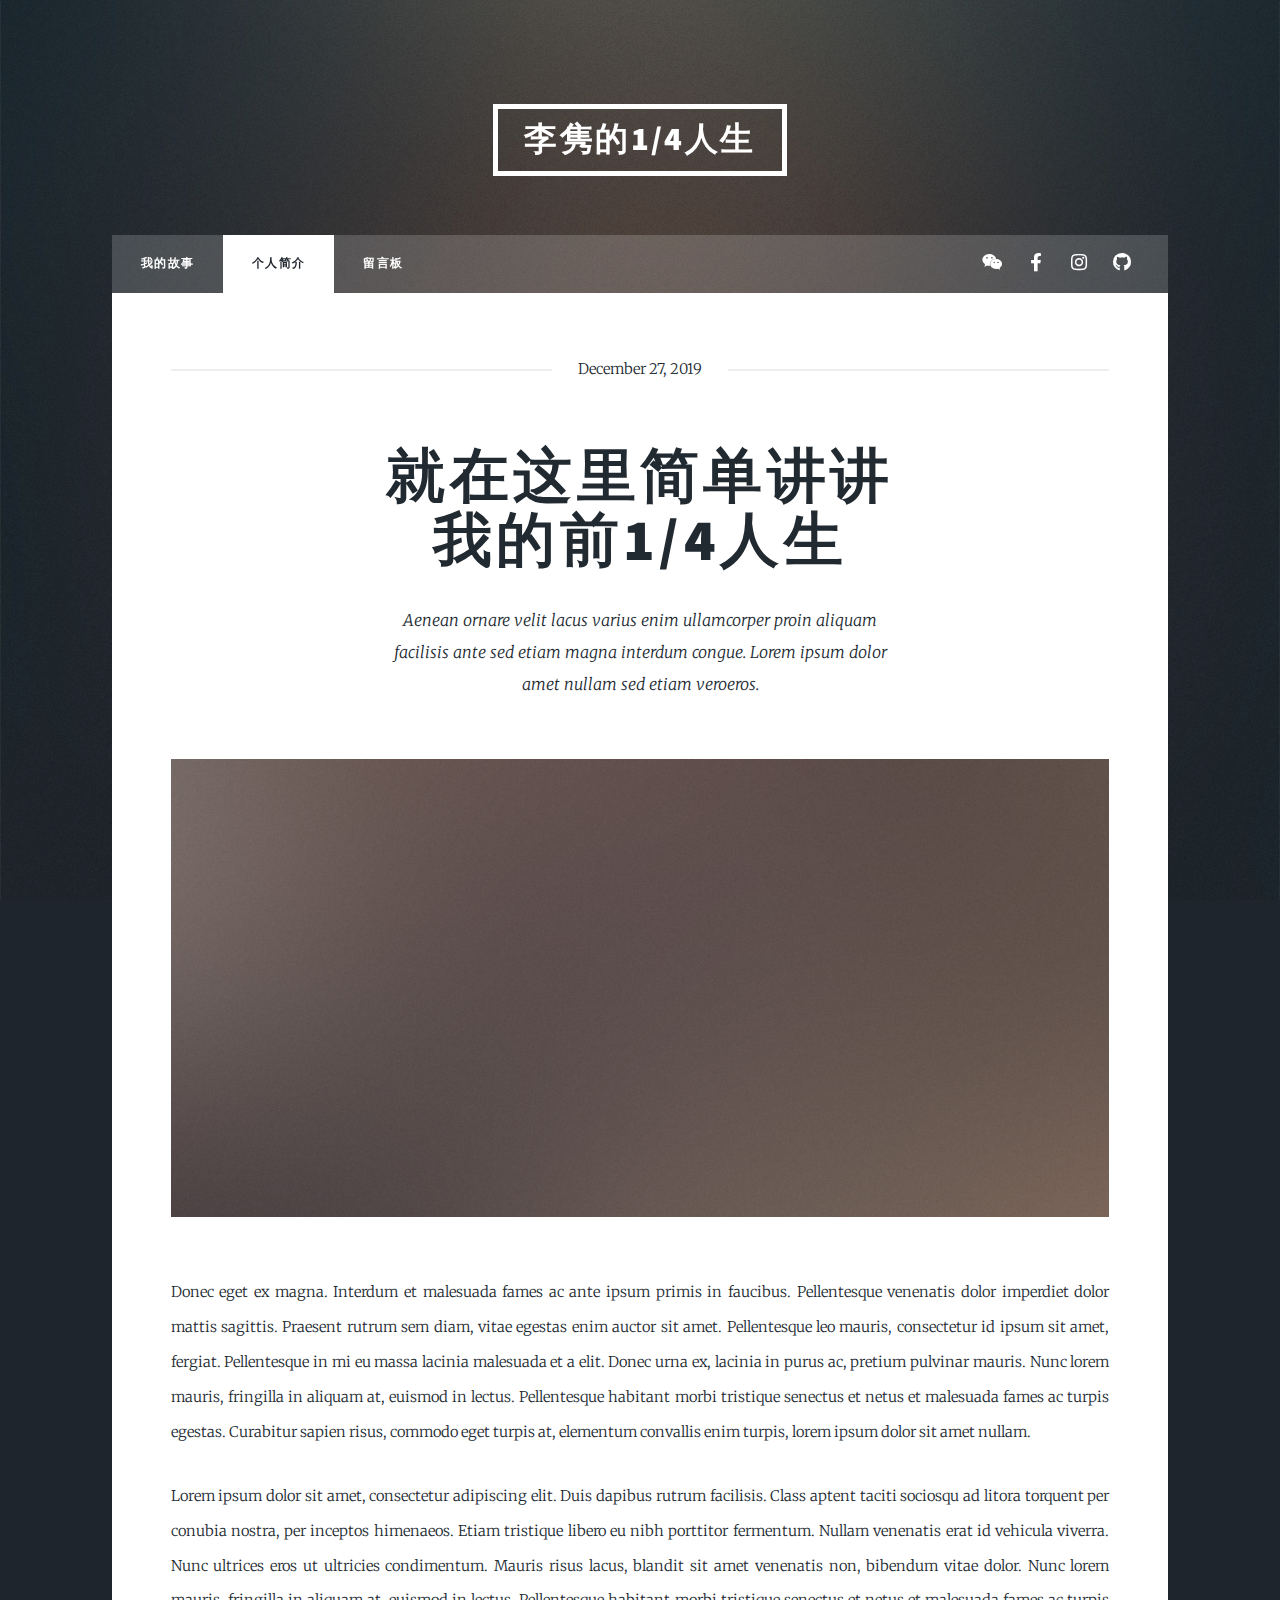
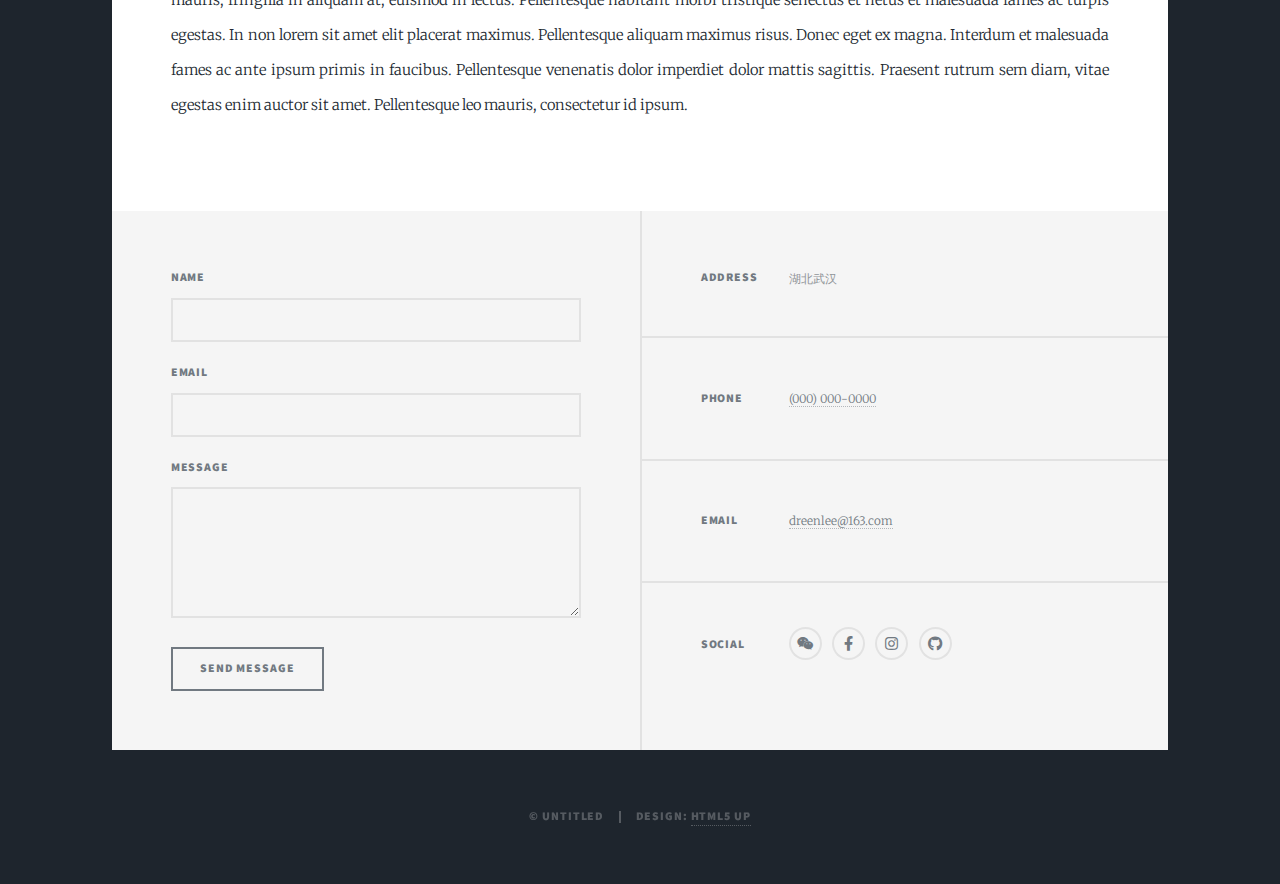
<file: generic.html>
<!DOCTYPE HTML>
<!--
	Massively by HTML5 UP
	html5up.net | @ajlkn
	Free for personal and commercial use under the CCA 3.0 license (html5up.net/license)
-->
<html>
	<head>
		<title>李隽的1/4人生</title>
		<meta charset="utf-8" />
		<meta name="viewport" content="width=device-width, initial-scale=1, user-scalable=no" />
		<link rel="stylesheet" href="assets/css/main.css" />
		<noscript><link rel="stylesheet" href="assets/css/noscript.css" /></noscript>
	</head>
	<body class="is-preload">

		<!-- Wrapper -->
			<div id="wrapper">

				<!-- Header -->
					<header id="header">
						<a href="index.html" class="logo">李隽的1/4人生</a>
					</header>

				<!-- Nav -->
					<nav id="nav">
						<ul class="links">
							<li><a href="index.html">我的故事</a></li>
							<li class="active"><a href="generic.html">个人简介</a></li>
							<li><a href="elements.html">留言板</a></li>
						</ul>
						<ul class="icons">
							<li><a href="#" class="icon brands fa-weixin"><span
							 		class="label">WeChat</span></a></li>
							<li><a href="#" class="icon brands fa-facebook-f"><span class="label">Facebook</span></a></li>
							<li><a href="#" class="icon brands fa-instagram"><span class="label">Instagram</span></a></li>
							<li><a href="#" class="icon brands fa-github"><span 
									class="label">GitHub</span></a></li>
						</ul>
					</nav>

				<!-- Main -->
					<div id="main">

						<!-- Post -->
							<section class="post">
								<header class="major">
									<span class="date">December 27, 2019</span>
									<h1>就在这里简单讲讲<br />
									我的前1/4人生</h1>
									<p>Aenean ornare velit lacus varius enim ullamcorper proin aliquam<br />
									facilisis ante sed etiam magna interdum congue. Lorem ipsum dolor<br />
									amet nullam sed etiam veroeros.</p>
								</header>
								<div class="image main"><img src="images/pic01.jpg" alt="" /></div>
								<p>Donec eget ex magna. Interdum et malesuada fames ac ante ipsum primis in faucibus. Pellentesque venenatis dolor imperdiet dolor mattis sagittis. Praesent rutrum sem diam, vitae egestas enim auctor sit amet. Pellentesque leo mauris, consectetur id ipsum sit amet, fergiat. Pellentesque in mi eu massa lacinia malesuada et a elit. Donec urna ex, lacinia in purus ac, pretium pulvinar mauris. Nunc lorem mauris, fringilla in aliquam at, euismod in lectus. Pellentesque habitant morbi tristique senectus et netus et malesuada fames ac turpis egestas. Curabitur sapien risus, commodo eget turpis at, elementum convallis enim turpis, lorem ipsum dolor sit amet nullam.</p>
								<p>Lorem ipsum dolor sit amet, consectetur adipiscing elit. Duis dapibus rutrum facilisis. Class aptent taciti sociosqu ad litora torquent per conubia nostra, per inceptos himenaeos. Etiam tristique libero eu nibh porttitor fermentum. Nullam venenatis erat id vehicula viverra. Nunc ultrices eros ut ultricies condimentum. Mauris risus lacus, blandit sit amet venenatis non, bibendum vitae dolor. Nunc lorem mauris, fringilla in aliquam at, euismod in lectus. Pellentesque habitant morbi tristique senectus et netus et malesuada fames ac turpis egestas. In non lorem sit amet elit placerat maximus. Pellentesque aliquam maximus risus. Donec eget ex magna. Interdum et malesuada fames ac ante ipsum primis in faucibus. Pellentesque venenatis dolor imperdiet dolor mattis sagittis. Praesent rutrum sem diam, vitae egestas enim auctor sit amet. Pellentesque leo mauris, consectetur id ipsum.</p>
							</section>

					</div>

				<!-- Footer -->
					<footer id="footer">
						<section>
							<form method="post" action="#">
								<div class="fields">
									<div class="field">
										<label for="name">Name</label>
										<input type="text" name="name" id="name" />
									</div>
									<div class="field">
										<label for="email">Email</label>
										<input type="text" name="email" id="email" />
									</div>
									<div class="field">
										<label for="message">Message</label>
										<textarea name="message" id="message" rows="3"></textarea>
									</div>
								</div>
								<ul class="actions">
									<li><input type="submit" value="Send Message" /></li>
								</ul>
							</form>
						</section>
						<section class="split contact">
							<section class="alt">
								<h3>Address</h3>
								<p>湖北武汉</p>
							</section>
							<section>
								<h3>Phone</h3>
								<p><a href="#">(000) 000-0000</a></p>
							</section>
							<section>
								<h3>Email</h3>
								<p><a href="#">dreenlee@163.com</a></p>
							</section>
							<section>
								<h3>Social</h3>
								<ul class="icons alt">
									<li><a href="#" class="icon brands alt fa-weixin"><span class="label">Wechat</span></a></li>
									<li><a href="#" class="icon brands alt fa-facebook-f"><span class="label">Facebook</span></a></li>
									<li><a href="#" class="icon brands alt fa-instagram"><span class="label">Instagram</span></a></li>
									<li><a href="#" class="icon brands alt fa-github"><span class="label">GitHub</span></a></li>
								</ul>
							</section>
						</section>
					</footer>

				<!-- Copyright -->
					<div id="copyright">
						<ul><li>&copy; Untitled</li><li>Design: <a href="https://html5up.net">HTML5 UP</a></li></ul>
					</div>

			</div>

		<!-- Scripts -->
			<script src="assets/js/jquery.min.js"></script>
			<script src="assets/js/jquery.scrollex.min.js"></script>
			<script src="assets/js/jquery.scrolly.min.js"></script>
			<script src="assets/js/browser.min.js"></script>
			<script src="assets/js/breakpoints.min.js"></script>
			<script src="assets/js/util.js"></script>
			<script src="assets/js/main.js"></script>

	</body>
</html>
</file>
<file: assets/css/main.css>
@import url(fontawesome-all.min.css);
@import url("https://fonts.googleapis.com/css?family=Merriweather:300,700,300italic,700italic|Source+Sans+Pro:900");

/*
	Massively by HTML5 UP
	html5up.net | @ajlkn
	Free for personal and commercial use under the CCA 3.0 license (html5up.net/license)
*/

html, body, div, span, applet, object,
iframe, h1, h2, h3, h4, h5, h6, p, blockquote,
pre, a, abbr, acronym, address, big, cite,
code, del, dfn, em, img, ins, kbd, q, s, samp,
small, strike, strong, sub, sup, tt, var, b,
u, i, center, dl, dt, dd, ol, ul, li, fieldset,
form, label, legend, table, caption, tbody,
tfoot, thead, tr, th, td, article, aside,
canvas, details, embed, figure, figcaption,
footer, header, hgroup, menu, nav, output, ruby,
section, summary, time, mark, audio, video {
	margin: 0;
	padding: 0;
	border: 0;
	font-size: 100%;
	font: inherit;
	vertical-align: baseline;}

article, aside, details, figcaption, figure,
footer, header, hgroup, menu, nav, section {
	display: block;}

body {
	line-height: 1;
}

ol, ul {
	list-style: none;
}

blockquote, q {
	quotes: none;
}

	blockquote:before, blockquote:after, q:before, q:after {
		content: '';
		content: none;
	}

table {
	border-collapse: collapse;
	border-spacing: 0;
}

body {
	-webkit-text-size-adjust: none;
}

mark {
	background-color: transparent;
	color: inherit;
}

input::-moz-focus-inner {
	border: 0;
	padding: 0;
}

input, select, textarea {
	-moz-appearance: none;
	-webkit-appearance: none;
	-ms-appearance: none;
	appearance: none;
}

/* Basic */

	@-ms-viewport {
		width: device-width;
	}

	body {
		-ms-overflow-style: scrollbar;
	}

	@media screen and (max-width: 480px) {

		html, body {
			min-width: 320px;
		}

	}

	html {
		box-sizing: border-box;
	}

	*, *:before, *:after {
		box-sizing: inherit;
	}

	body {
		background-color: #1e252d;
	}

		body.is-preload *, body.is-preload *:before, body.is-preload *:after {
			-moz-animation: none !important;
			-webkit-animation: none !important;
			-ms-animation: none !important;
			animation: none !important;
			-moz-transition: none !important;
			-webkit-transition: none !important;
			-ms-transition: none !important;
			transition: none !important;
		}

/* Type */

	html {
		font-size: 16pt;
	}

		@media screen and (max-width: 1680px) {

			html {
				font-size: 12pt;
			}

		}

		@media screen and (max-width: 1280px) {

			html {
				font-size: 11pt;
			}

		}

		@media screen and (max-width: 360px) {

			html {
				font-size: 10pt;
			}

		}

	body {
		color: #212931;
	}

	body, input, select, textarea {
		font-family: "Merriweather", Georgia, serif;
		font-weight: 300;
		font-size: 1rem;
		line-height: 2.375;
	}

	a {
		-moz-transition: color 0.2s ease-in-out, background-color 0.2s ease-in-out, border-color 0.2s ease-in-out, box-shadow 0.2s ease-in-out;
		-webkit-transition: color 0.2s ease-in-out, background-color 0.2s ease-in-out, border-color 0.2s ease-in-out, box-shadow 0.2s ease-in-out;
		-ms-transition: color 0.2s ease-in-out, background-color 0.2s ease-in-out, border-color 0.2s ease-in-out, box-shadow 0.2s ease-in-out;
		transition: color 0.2s ease-in-out, background-color 0.2s ease-in-out, border-color 0.2s ease-in-out, box-shadow 0.2s ease-in-out;
		border-bottom: dotted 1px;
		text-decoration: none;
	}

		a:hover {
			border-bottom-color: transparent;
		}

	strong, b {
		font-weight: 600;
	}

	em, i {
		font-style: italic;
	}

	p {
		text-align: justify;
		margin: 0 0 2rem 0;
	}

	h1, h2, h3, h4, h5, h6 {
		font-family: "Source Sans Pro", Helvetica, sans-serif;
		font-weight: 900;
		line-height: 1.5;
		letter-spacing: 0.075em;
		text-transform: uppercase;
		margin: 0 0 1rem 0;
	}

		h1 a, h2 a, h3 a, h4 a, h5 a, h6 a {
			border-bottom: 0;
			color: inherit;
			text-decoration: none;
		}

	h1 {
		font-size: 4rem;
		line-height: 1.1;
		margin: 0 0 2rem 0;
	}

	h2 {
		font-size: 1.75rem;
		line-height: 1.3;
		margin: 0 0 1.5rem 0;
	}

	h3 {
		font-size: 1.25rem;
		margin: 0 0 1.5rem 0;
	}

	h4 {
		font-size: 1rem;
	}

	h5 {
		font-size: 0.9rem;
	}

	h6 {
		font-size: 0.8rem;
	}

	sub {
		font-size: 0.8rem;
		position: relative;
		top: 0.5rem;
	}

	sup {
		font-size: 0.8rem;
		position: relative;
		top: -0.5rem;
	}

	blockquote {
		border-left: solid 4px;
		font-style: italic;
		margin: 0 0 2rem 0;
		padding: 0.5rem 0 0.5rem 2rem;
	}

	code {
		border: solid 2px;
		font-family: "Courier New", monospace;
		font-size: 0.9rem;
		margin: 0 0.25rem;
		padding: 0.25rem 0.65rem;
	}

	pre {
		-webkit-overflow-scrolling: touch;
		font-family: "Courier New", monospace;
		font-size: 0.9rem;
		margin: 0 0 2rem 0;
	}

		pre code {
			display: block;
			line-height: 1.75;
			padding: 1rem 1.5rem;
			overflow-x: auto;
		}

	hr {
		border: 0;
		border-bottom: solid 2px;
		margin: 3rem 0;
	}

		hr.major {
			margin: 5rem 0;
		}

	.align-left {
		text-align: left;
	}

	.align-center {
		text-align: center;
	}

	.align-right {
		text-align: right;
	}

	input, select, textarea {
		color: #212931;
	}

	a {
		color: #212931;
		border-bottom-color: rgba(33, 41, 49, 0.5);
	}

		a:hover {
			border-bottom-color: transparent;
			color: #18bfef !important;
		}

	strong, b {
		color: #212931;
	}

	h1, h2, h3, h4, h5, h6 {
		color: #212931;
	}

	blockquote {
		border-left-color: #eeeeee;
	}

	code {
		background: rgba(220, 220, 220, 0.25);
		border-color: #eeeeee;
	}

	hr {
		border-bottom-color: #eeeeee;
	}

/* Row */

	.row {
		display: flex;
		flex-wrap: wrap;
		box-sizing: border-box;
		align-items: stretch;
	}

		.row > * {
			box-sizing: border-box;
		}

		.row.gtr-uniform > * > :last-child {
			margin-bottom: 0;
		}

		.row.aln-left {
			justify-content: flex-start;
		}

		.row.aln-center {
			justify-content: center;
		}

		.row.aln-right {
			justify-content: flex-end;
		}

		.row.aln-top {
			align-items: flex-start;
		}

		.row.aln-middle {
			align-items: center;
		}

		.row.aln-bottom {
			align-items: flex-end;
		}

		.row > .imp {
			order: -1;
		}

		.row > .col-1 {
			width: 8.33333%;
		}

		.row > .off-1 {
			margin-left: 8.33333%;
		}

		.row > .col-2 {
			width: 16.66667%;
		}

		.row > .off-2 {
			margin-left: 16.66667%;
		}

		.row > .col-3 {
			width: 25%;
		}

		.row > .off-3 {
			margin-left: 25%;
		}

		.row > .col-4 {
			width: 33.33333%;
		}

		.row > .off-4 {
			margin-left: 33.33333%;
		}

		.row > .col-5 {
			width: 41.66667%;
		}

		.row > .off-5 {
			margin-left: 41.66667%;
		}

		.row > .col-6 {
			width: 50%;
		}

		.row > .off-6 {
			margin-left: 50%;
		}

		.row > .col-7 {
			width: 58.33333%;
		}

		.row > .off-7 {
			margin-left: 58.33333%;
		}

		.row > .col-8 {
			width: 66.66667%;
		}

		.row > .off-8 {
			margin-left: 66.66667%;
		}

		.row > .col-9 {
			width: 75%;
		}

		.row > .off-9 {
			margin-left: 75%;
		}

		.row > .col-10 {
			width: 83.33333%;
		}

		.row > .off-10 {
			margin-left: 83.33333%;
		}

		.row > .col-11 {
			width: 91.66667%;
		}

		.row > .off-11 {
			margin-left: 91.66667%;
		}

		.row > .col-12 {
			width: 100%;
		}

		.row > .off-12 {
			margin-left: 100%;
		}

		.row.gtr-0 {
			margin-top: 0;
			margin-left: 0rem;
		}

			.row.gtr-0 > * {
				padding: 0 0 0 0rem;
			}

			.row.gtr-0.gtr-uniform {
				margin-top: 0rem;
			}

				.row.gtr-0.gtr-uniform > * {
					padding-top: 0rem;
				}

		.row.gtr-25 {
			margin-top: 0;
			margin-left: -0.375rem;
		}

			.row.gtr-25 > * {
				padding: 0 0 0 0.375rem;
			}

			.row.gtr-25.gtr-uniform {
				margin-top: -0.375rem;
			}

				.row.gtr-25.gtr-uniform > * {
					padding-top: 0.375rem;
				}

		.row.gtr-50 {
			margin-top: 0;
			margin-left: -0.75rem;
		}

			.row.gtr-50 > * {
				padding: 0 0 0 0.75rem;
			}

			.row.gtr-50.gtr-uniform {
				margin-top: -0.75rem;
			}

				.row.gtr-50.gtr-uniform > * {
					padding-top: 0.75rem;
				}

		.row {
			margin-top: 0;
			margin-left: -1.5rem;
		}

			.row > * {
				padding: 0 0 0 1.5rem;
			}

			.row.gtr-uniform {
				margin-top: -1.5rem;
			}

				.row.gtr-uniform > * {
					padding-top: 1.5rem;
				}

		.row.gtr-150 {
			margin-top: 0;
			margin-left: -2.25rem;
		}

			.row.gtr-150 > * {
				padding: 0 0 0 2.25rem;
			}

			.row.gtr-150.gtr-uniform {
				margin-top: -2.25rem;
			}

				.row.gtr-150.gtr-uniform > * {
					padding-top: 2.25rem;
				}

		.row.gtr-200 {
			margin-top: 0;
			margin-left: -3rem;
		}

			.row.gtr-200 > * {
				padding: 0 0 0 3rem;
			}

			.row.gtr-200.gtr-uniform {
				margin-top: -3rem;
			}

				.row.gtr-200.gtr-uniform > * {
					padding-top: 3rem;
				}

		@media screen and (max-width: 1680px) {

			.row {
				display: flex;
				flex-wrap: wrap;
				box-sizing: border-box;
				align-items: stretch;
			}

				.row > * {
					box-sizing: border-box;
				}

				.row.gtr-uniform > * > :last-child {
					margin-bottom: 0;
				}

				.row.aln-left {
					justify-content: flex-start;
				}

				.row.aln-center {
					justify-content: center;
				}

				.row.aln-right {
					justify-content: flex-end;
				}

				.row.aln-top {
					align-items: flex-start;
				}

				.row.aln-middle {
					align-items: center;
				}

				.row.aln-bottom {
					align-items: flex-end;
				}

				.row > .imp-xlarge {
					order: -1;
				}

				.row > .col-1-xlarge {
					width: 8.33333%;
				}

				.row > .off-1-xlarge {
					margin-left: 8.33333%;
				}

				.row > .col-2-xlarge {
					width: 16.66667%;
				}

				.row > .off-2-xlarge {
					margin-left: 16.66667%;
				}

				.row > .col-3-xlarge {
					width: 25%;
				}

				.row > .off-3-xlarge {
					margin-left: 25%;
				}

				.row > .col-4-xlarge {
					width: 33.33333%;
				}

				.row > .off-4-xlarge {
					margin-left: 33.33333%;
				}

				.row > .col-5-xlarge {
					width: 41.66667%;
				}

				.row > .off-5-xlarge {
					margin-left: 41.66667%;
				}

				.row > .col-6-xlarge {
					width: 50%;
				}

				.row > .off-6-xlarge {
					margin-left: 50%;
				}

				.row > .col-7-xlarge {
					width: 58.33333%;
				}

				.row > .off-7-xlarge {
					margin-left: 58.33333%;
				}

				.row > .col-8-xlarge {
					width: 66.66667%;
				}

				.row > .off-8-xlarge {
					margin-left: 66.66667%;
				}

				.row > .col-9-xlarge {
					width: 75%;
				}

				.row > .off-9-xlarge {
					margin-left: 75%;
				}

				.row > .col-10-xlarge {
					width: 83.33333%;
				}

				.row > .off-10-xlarge {
					margin-left: 83.33333%;
				}

				.row > .col-11-xlarge {
					width: 91.66667%;
				}

				.row > .off-11-xlarge {
					margin-left: 91.66667%;
				}

				.row > .col-12-xlarge {
					width: 100%;
				}

				.row > .off-12-xlarge {
					margin-left: 100%;
				}

				.row.gtr-0 {
					margin-top: 0;
					margin-left: 0rem;
				}

					.row.gtr-0 > * {
						padding: 0 0 0 0rem;
					}

					.row.gtr-0.gtr-uniform {
						margin-top: 0rem;
					}

						.row.gtr-0.gtr-uniform > * {
							padding-top: 0rem;
						}

				.row.gtr-25 {
					margin-top: 0;
					margin-left: -0.375rem;
				}

					.row.gtr-25 > * {
						padding: 0 0 0 0.375rem;
					}

					.row.gtr-25.gtr-uniform {
						margin-top: -0.375rem;
					}

						.row.gtr-25.gtr-uniform > * {
							padding-top: 0.375rem;
						}

				.row.gtr-50 {
					margin-top: 0;
					margin-left: -0.75rem;
				}

					.row.gtr-50 > * {
						padding: 0 0 0 0.75rem;
					}

					.row.gtr-50.gtr-uniform {
						margin-top: -0.75rem;
					}

						.row.gtr-50.gtr-uniform > * {
							padding-top: 0.75rem;
						}

				.row {
					margin-top: 0;
					margin-left: -1.5rem;
				}

					.row > * {
						padding: 0 0 0 1.5rem;
					}

					.row.gtr-uniform {
						margin-top: -1.5rem;
					}

						.row.gtr-uniform > * {
							padding-top: 1.5rem;
						}

				.row.gtr-150 {
					margin-top: 0;
					margin-left: -2.25rem;
				}

					.row.gtr-150 > * {
						padding: 0 0 0 2.25rem;
					}

					.row.gtr-150.gtr-uniform {
						margin-top: -2.25rem;
					}

						.row.gtr-150.gtr-uniform > * {
							padding-top: 2.25rem;
						}

				.row.gtr-200 {
					margin-top: 0;
					margin-left: -3rem;
				}

					.row.gtr-200 > * {
						padding: 0 0 0 3rem;
					}

					.row.gtr-200.gtr-uniform {
						margin-top: -3rem;
					}

						.row.gtr-200.gtr-uniform > * {
							padding-top: 3rem;
						}

		}

		@media screen and (max-width: 1280px) {

			.row {
				display: flex;
				flex-wrap: wrap;
				box-sizing: border-box;
				align-items: stretch;
			}

				.row > * {
					box-sizing: border-box;
				}

				.row.gtr-uniform > * > :last-child {
					margin-bottom: 0;
				}

				.row.aln-left {
					justify-content: flex-start;
				}

				.row.aln-center {
					justify-content: center;
				}

				.row.aln-right {
					justify-content: flex-end;
				}

				.row.aln-top {
					align-items: flex-start;
				}

				.row.aln-middle {
					align-items: center;
				}

				.row.aln-bottom {
					align-items: flex-end;
				}

				.row > .imp-large {
					order: -1;
				}

				.row > .col-1-large {
					width: 8.33333%;
				}

				.row > .off-1-large {
					margin-left: 8.33333%;
				}

				.row > .col-2-large {
					width: 16.66667%;
				}

				.row > .off-2-large {
					margin-left: 16.66667%;
				}

				.row > .col-3-large {
					width: 25%;
				}

				.row > .off-3-large {
					margin-left: 25%;
				}

				.row > .col-4-large {
					width: 33.33333%;
				}

				.row > .off-4-large {
					margin-left: 33.33333%;
				}

				.row > .col-5-large {
					width: 41.66667%;
				}

				.row > .off-5-large {
					margin-left: 41.66667%;
				}

				.row > .col-6-large {
					width: 50%;
				}

				.row > .off-6-large {
					margin-left: 50%;
				}

				.row > .col-7-large {
					width: 58.33333%;
				}

				.row > .off-7-large {
					margin-left: 58.33333%;
				}

				.row > .col-8-large {
					width: 66.66667%;
				}

				.row > .off-8-large {
					margin-left: 66.66667%;
				}

				.row > .col-9-large {
					width: 75%;
				}

				.row > .off-9-large {
					margin-left: 75%;
				}

				.row > .col-10-large {
					width: 83.33333%;
				}

				.row > .off-10-large {
					margin-left: 83.33333%;
				}

				.row > .col-11-large {
					width: 91.66667%;
				}

				.row > .off-11-large {
					margin-left: 91.66667%;
				}

				.row > .col-12-large {
					width: 100%;
				}

				.row > .off-12-large {
					margin-left: 100%;
				}

				.row.gtr-0 {
					margin-top: 0;
					margin-left: 0rem;
				}

					.row.gtr-0 > * {
						padding: 0 0 0 0rem;
					}

					.row.gtr-0.gtr-uniform {
						margin-top: 0rem;
					}

						.row.gtr-0.gtr-uniform > * {
							padding-top: 0rem;
						}

				.row.gtr-25 {
					margin-top: 0;
					margin-left: -0.375rem;
				}

					.row.gtr-25 > * {
						padding: 0 0 0 0.375rem;
					}

					.row.gtr-25.gtr-uniform {
						margin-top: -0.375rem;
					}

						.row.gtr-25.gtr-uniform > * {
							padding-top: 0.375rem;
						}

				.row.gtr-50 {
					margin-top: 0;
					margin-left: -0.75rem;
				}

					.row.gtr-50 > * {
						padding: 0 0 0 0.75rem;
					}

					.row.gtr-50.gtr-uniform {
						margin-top: -0.75rem;
					}

						.row.gtr-50.gtr-uniform > * {
							padding-top: 0.75rem;
						}

				.row {
					margin-top: 0;
					margin-left: -1.5rem;
				}

					.row > * {
						padding: 0 0 0 1.5rem;
					}

					.row.gtr-uniform {
						margin-top: -1.5rem;
					}

						.row.gtr-uniform > * {
							padding-top: 1.5rem;
						}

				.row.gtr-150 {
					margin-top: 0;
					margin-left: -2.25rem;
				}

					.row.gtr-150 > * {
						padding: 0 0 0 2.25rem;
					}

					.row.gtr-150.gtr-uniform {
						margin-top: -2.25rem;
					}

						.row.gtr-150.gtr-uniform > * {
							padding-top: 2.25rem;
						}

				.row.gtr-200 {
					margin-top: 0;
					margin-left: -3rem;
				}

					.row.gtr-200 > * {
						padding: 0 0 0 3rem;
					}

					.row.gtr-200.gtr-uniform {
						margin-top: -3rem;
					}

						.row.gtr-200.gtr-uniform > * {
							padding-top: 3rem;
						}

		}

		@media screen and (max-width: 980px) {

			.row {
				display: flex;
				flex-wrap: wrap;
				box-sizing: border-box;
				align-items: stretch;
			}

				.row > * {
					box-sizing: border-box;
				}

				.row.gtr-uniform > * > :last-child {
					margin-bottom: 0;
				}

				.row.aln-left {
					justify-content: flex-start;
				}

				.row.aln-center {
					justify-content: center;
				}

				.row.aln-right {
					justify-content: flex-end;
				}

				.row.aln-top {
					align-items: flex-start;
				}

				.row.aln-middle {
					align-items: center;
				}

				.row.aln-bottom {
					align-items: flex-end;
				}

				.row > .imp-medium {
					order: -1;
				}

				.row > .col-1-medium {
					width: 8.33333%;
				}

				.row > .off-1-medium {
					margin-left: 8.33333%;
				}

				.row > .col-2-medium {
					width: 16.66667%;
				}

				.row > .off-2-medium {
					margin-left: 16.66667%;
				}

				.row > .col-3-medium {
					width: 25%;
				}

				.row > .off-3-medium {
					margin-left: 25%;
				}

				.row > .col-4-medium {
					width: 33.33333%;
				}

				.row > .off-4-medium {
					margin-left: 33.33333%;
				}

				.row > .col-5-medium {
					width: 41.66667%;
				}

				.row > .off-5-medium {
					margin-left: 41.66667%;
				}

				.row > .col-6-medium {
					width: 50%;
				}

				.row > .off-6-medium {
					margin-left: 50%;
				}

				.row > .col-7-medium {
					width: 58.33333%;
				}

				.row > .off-7-medium {
					margin-left: 58.33333%;
				}

				.row > .col-8-medium {
					width: 66.66667%;
				}

				.row > .off-8-medium {
					margin-left: 66.66667%;
				}

				.row > .col-9-medium {
					width: 75%;
				}

				.row > .off-9-medium {
					margin-left: 75%;
				}

				.row > .col-10-medium {
					width: 83.33333%;
				}

				.row > .off-10-medium {
					margin-left: 83.33333%;
				}

				.row > .col-11-medium {
					width: 91.66667%;
				}

				.row > .off-11-medium {
					margin-left: 91.66667%;
				}

				.row > .col-12-medium {
					width: 100%;
				}

				.row > .off-12-medium {
					margin-left: 100%;
				}

				.row.gtr-0 {
					margin-top: 0;
					margin-left: 0rem;
				}

					.row.gtr-0 > * {
						padding: 0 0 0 0rem;
					}

					.row.gtr-0.gtr-uniform {
						margin-top: 0rem;
					}

						.row.gtr-0.gtr-uniform > * {
							padding-top: 0rem;
						}

				.row.gtr-25 {
					margin-top: 0;
					margin-left: -0.375rem;
				}

					.row.gtr-25 > * {
						padding: 0 0 0 0.375rem;
					}

					.row.gtr-25.gtr-uniform {
						margin-top: -0.375rem;
					}

						.row.gtr-25.gtr-uniform > * {
							padding-top: 0.375rem;
						}

				.row.gtr-50 {
					margin-top: 0;
					margin-left: -0.75rem;
				}

					.row.gtr-50 > * {
						padding: 0 0 0 0.75rem;
					}

					.row.gtr-50.gtr-uniform {
						margin-top: -0.75rem;
					}

						.row.gtr-50.gtr-uniform > * {
							padding-top: 0.75rem;
						}

				.row {
					margin-top: 0;
					margin-left: -1.5rem;
				}

					.row > * {
						padding: 0 0 0 1.5rem;
					}

					.row.gtr-uniform {
						margin-top: -1.5rem;
					}

						.row.gtr-uniform > * {
							padding-top: 1.5rem;
						}

				.row.gtr-150 {
					margin-top: 0;
					margin-left: -2.25rem;
				}

					.row.gtr-150 > * {
						padding: 0 0 0 2.25rem;
					}

					.row.gtr-150.gtr-uniform {
						margin-top: -2.25rem;
					}

						.row.gtr-150.gtr-uniform > * {
							padding-top: 2.25rem;
						}

				.row.gtr-200 {
					margin-top: 0;
					margin-left: -3rem;
				}

					.row.gtr-200 > * {
						padding: 0 0 0 3rem;
					}

					.row.gtr-200.gtr-uniform {
						margin-top: -3rem;
					}

						.row.gtr-200.gtr-uniform > * {
							padding-top: 3rem;
						}

		}

		@media screen and (max-width: 736px) {

			.row {
				display: flex;
				flex-wrap: wrap;
				box-sizing: border-box;
				align-items: stretch;
			}

				.row > * {
					box-sizing: border-box;
				}

				.row.gtr-uniform > * > :last-child {
					margin-bottom: 0;
				}

				.row.aln-left {
					justify-content: flex-start;
				}

				.row.aln-center {
					justify-content: center;
				}

				.row.aln-right {
					justify-content: flex-end;
				}

				.row.aln-top {
					align-items: flex-start;
				}

				.row.aln-middle {
					align-items: center;
				}

				.row.aln-bottom {
					align-items: flex-end;
				}

				.row > .imp-small {
					order: -1;
				}

				.row > .col-1-small {
					width: 8.33333%;
				}

				.row > .off-1-small {
					margin-left: 8.33333%;
				}

				.row > .col-2-small {
					width: 16.66667%;
				}

				.row > .off-2-small {
					margin-left: 16.66667%;
				}

				.row > .col-3-small {
					width: 25%;
				}

				.row > .off-3-small {
					margin-left: 25%;
				}

				.row > .col-4-small {
					width: 33.33333%;
				}

				.row > .off-4-small {
					margin-left: 33.33333%;
				}

				.row > .col-5-small {
					width: 41.66667%;
				}

				.row > .off-5-small {
					margin-left: 41.66667%;
				}

				.row > .col-6-small {
					width: 50%;
				}

				.row > .off-6-small {
					margin-left: 50%;
				}

				.row > .col-7-small {
					width: 58.33333%;
				}

				.row > .off-7-small {
					margin-left: 58.33333%;
				}

				.row > .col-8-small {
					width: 66.66667%;
				}

				.row > .off-8-small {
					margin-left: 66.66667%;
				}

				.row > .col-9-small {
					width: 75%;
				}

				.row > .off-9-small {
					margin-left: 75%;
				}

				.row > .col-10-small {
					width: 83.33333%;
				}

				.row > .off-10-small {
					margin-left: 83.33333%;
				}

				.row > .col-11-small {
					width: 91.66667%;
				}

				.row > .off-11-small {
					margin-left: 91.66667%;
				}

				.row > .col-12-small {
					width: 100%;
				}

				.row > .off-12-small {
					margin-left: 100%;
				}

				.row.gtr-0 {
					margin-top: 0;
					margin-left: 0rem;
				}

					.row.gtr-0 > * {
						padding: 0 0 0 0rem;
					}

					.row.gtr-0.gtr-uniform {
						margin-top: 0rem;
					}

						.row.gtr-0.gtr-uniform > * {
							padding-top: 0rem;
						}

				.row.gtr-25 {
					margin-top: 0;
					margin-left: -0.375rem;
				}

					.row.gtr-25 > * {
						padding: 0 0 0 0.375rem;
					}

					.row.gtr-25.gtr-uniform {
						margin-top: -0.375rem;
					}

						.row.gtr-25.gtr-uniform > * {
							padding-top: 0.375rem;
						}

				.row.gtr-50 {
					margin-top: 0;
					margin-left: -0.75rem;
				}

					.row.gtr-50 > * {
						padding: 0 0 0 0.75rem;
					}

					.row.gtr-50.gtr-uniform {
						margin-top: -0.75rem;
					}

						.row.gtr-50.gtr-uniform > * {
							padding-top: 0.75rem;
						}

				.row {
					margin-top: 0;
					margin-left: -1.5rem;
				}

					.row > * {
						padding: 0 0 0 1.5rem;
					}

					.row.gtr-uniform {
						margin-top: -1.5rem;
					}

						.row.gtr-uniform > * {
							padding-top: 1.5rem;
						}

				.row.gtr-150 {
					margin-top: 0;
					margin-left: -2.25rem;
				}

					.row.gtr-150 > * {
						padding: 0 0 0 2.25rem;
					}

					.row.gtr-150.gtr-uniform {
						margin-top: -2.25rem;
					}

						.row.gtr-150.gtr-uniform > * {
							padding-top: 2.25rem;
						}

				.row.gtr-200 {
					margin-top: 0;
					margin-left: -3rem;
				}

					.row.gtr-200 > * {
						padding: 0 0 0 3rem;
					}

					.row.gtr-200.gtr-uniform {
						margin-top: -3rem;
					}

						.row.gtr-200.gtr-uniform > * {
							padding-top: 3rem;
						}

		}

		@media screen and (max-width: 480px) {

			.row {
				display: flex;
				flex-wrap: wrap;
				box-sizing: border-box;
				align-items: stretch;
			}

				.row > * {
					box-sizing: border-box;
				}

				.row.gtr-uniform > * > :last-child {
					margin-bottom: 0;
				}

				.row.aln-left {
					justify-content: flex-start;
				}

				.row.aln-center {
					justify-content: center;
				}

				.row.aln-right {
					justify-content: flex-end;
				}

				.row.aln-top {
					align-items: flex-start;
				}

				.row.aln-middle {
					align-items: center;
				}

				.row.aln-bottom {
					align-items: flex-end;
				}

				.row > .imp-xsmall {
					order: -1;
				}

				.row > .col-1-xsmall {
					width: 8.33333%;
				}

				.row > .off-1-xsmall {
					margin-left: 8.33333%;
				}

				.row > .col-2-xsmall {
					width: 16.66667%;
				}

				.row > .off-2-xsmall {
					margin-left: 16.66667%;
				}

				.row > .col-3-xsmall {
					width: 25%;
				}

				.row > .off-3-xsmall {
					margin-left: 25%;
				}

				.row > .col-4-xsmall {
					width: 33.33333%;
				}

				.row > .off-4-xsmall {
					margin-left: 33.33333%;
				}

				.row > .col-5-xsmall {
					width: 41.66667%;
				}

				.row > .off-5-xsmall {
					margin-left: 41.66667%;
				}

				.row > .col-6-xsmall {
					width: 50%;
				}

				.row > .off-6-xsmall {
					margin-left: 50%;
				}

				.row > .col-7-xsmall {
					width: 58.33333%;
				}

				.row > .off-7-xsmall {
					margin-left: 58.33333%;
				}

				.row > .col-8-xsmall {
					width: 66.66667%;
				}

				.row > .off-8-xsmall {
					margin-left: 66.66667%;
				}

				.row > .col-9-xsmall {
					width: 75%;
				}

				.row > .off-9-xsmall {
					margin-left: 75%;
				}

				.row > .col-10-xsmall {
					width: 83.33333%;
				}

				.row > .off-10-xsmall {
					margin-left: 83.33333%;
				}

				.row > .col-11-xsmall {
					width: 91.66667%;
				}

				.row > .off-11-xsmall {
					margin-left: 91.66667%;
				}

				.row > .col-12-xsmall {
					width: 100%;
				}

				.row > .off-12-xsmall {
					margin-left: 100%;
				}

				.row.gtr-0 {
					margin-top: 0;
					margin-left: 0rem;
				}

					.row.gtr-0 > * {
						padding: 0 0 0 0rem;
					}

					.row.gtr-0.gtr-uniform {
						margin-top: 0rem;
					}

						.row.gtr-0.gtr-uniform > * {
							padding-top: 0rem;
						}

				.row.gtr-25 {
					margin-top: 0;
					margin-left: -0.375rem;
				}

					.row.gtr-25 > * {
						padding: 0 0 0 0.375rem;
					}

					.row.gtr-25.gtr-uniform {
						margin-top: -0.375rem;
					}

						.row.gtr-25.gtr-uniform > * {
							padding-top: 0.375rem;
						}

				.row.gtr-50 {
					margin-top: 0;
					margin-left: -0.75rem;
				}

					.row.gtr-50 > * {
						padding: 0 0 0 0.75rem;
					}

					.row.gtr-50.gtr-uniform {
						margin-top: -0.75rem;
					}

						.row.gtr-50.gtr-uniform > * {
							padding-top: 0.75rem;
						}

				.row {
					margin-top: 0;
					margin-left: -1.5rem;
				}

					.row > * {
						padding: 0 0 0 1.5rem;
					}

					.row.gtr-uniform {
						margin-top: -1.5rem;
					}

						.row.gtr-uniform > * {
							padding-top: 1.5rem;
						}

				.row.gtr-150 {
					margin-top: 0;
					margin-left: -2.25rem;
				}

					.row.gtr-150 > * {
						padding: 0 0 0 2.25rem;
					}

					.row.gtr-150.gtr-uniform {
						margin-top: -2.25rem;
					}

						.row.gtr-150.gtr-uniform > * {
							padding-top: 2.25rem;
						}

				.row.gtr-200 {
					margin-top: 0;
					margin-left: -3rem;
				}

					.row.gtr-200 > * {
						padding: 0 0 0 3rem;
					}

					.row.gtr-200.gtr-uniform {
						margin-top: -3rem;
					}

						.row.gtr-200.gtr-uniform > * {
							padding-top: 3rem;
						}

		}

		@media screen and (max-width: 360px) {

			.row {
				display: flex;
				flex-wrap: wrap;
				box-sizing: border-box;
				align-items: stretch;
			}

				.row > * {
					box-sizing: border-box;
				}

				.row.gtr-uniform > * > :last-child {
					margin-bottom: 0;
				}

				.row.aln-left {
					justify-content: flex-start;
				}

				.row.aln-center {
					justify-content: center;
				}

				.row.aln-right {
					justify-content: flex-end;
				}

				.row.aln-top {
					align-items: flex-start;
				}

				.row.aln-middle {
					align-items: center;
				}

				.row.aln-bottom {
					align-items: flex-end;
				}

				.row > .imp-xxsmall {
					order: -1;
				}

				.row > .col-1-xxsmall {
					width: 8.33333%;
				}

				.row > .off-1-xxsmall {
					margin-left: 8.33333%;
				}

				.row > .col-2-xxsmall {
					width: 16.66667%;
				}

				.row > .off-2-xxsmall {
					margin-left: 16.66667%;
				}

				.row > .col-3-xxsmall {
					width: 25%;
				}

				.row > .off-3-xxsmall {
					margin-left: 25%;
				}

				.row > .col-4-xxsmall {
					width: 33.33333%;
				}

				.row > .off-4-xxsmall {
					margin-left: 33.33333%;
				}

				.row > .col-5-xxsmall {
					width: 41.66667%;
				}

				.row > .off-5-xxsmall {
					margin-left: 41.66667%;
				}

				.row > .col-6-xxsmall {
					width: 50%;
				}

				.row > .off-6-xxsmall {
					margin-left: 50%;
				}

				.row > .col-7-xxsmall {
					width: 58.33333%;
				}

				.row > .off-7-xxsmall {
					margin-left: 58.33333%;
				}

				.row > .col-8-xxsmall {
					width: 66.66667%;
				}

				.row > .off-8-xxsmall {
					margin-left: 66.66667%;
				}

				.row > .col-9-xxsmall {
					width: 75%;
				}

				.row > .off-9-xxsmall {
					margin-left: 75%;
				}

				.row > .col-10-xxsmall {
					width: 83.33333%;
				}

				.row > .off-10-xxsmall {
					margin-left: 83.33333%;
				}

				.row > .col-11-xxsmall {
					width: 91.66667%;
				}

				.row > .off-11-xxsmall {
					margin-left: 91.66667%;
				}

				.row > .col-12-xxsmall {
					width: 100%;
				}

				.row > .off-12-xxsmall {
					margin-left: 100%;
				}

				.row.gtr-0 {
					margin-top: 0;
					margin-left: 0rem;
				}

					.row.gtr-0 > * {
						padding: 0 0 0 0rem;
					}

					.row.gtr-0.gtr-uniform {
						margin-top: 0rem;
					}

						.row.gtr-0.gtr-uniform > * {
							padding-top: 0rem;
						}

				.row.gtr-25 {
					margin-top: 0;
					margin-left: -0.375rem;
				}

					.row.gtr-25 > * {
						padding: 0 0 0 0.375rem;
					}

					.row.gtr-25.gtr-uniform {
						margin-top: -0.375rem;
					}

						.row.gtr-25.gtr-uniform > * {
							padding-top: 0.375rem;
						}

				.row.gtr-50 {
					margin-top: 0;
					margin-left: -0.75rem;
				}

					.row.gtr-50 > * {
						padding: 0 0 0 0.75rem;
					}

					.row.gtr-50.gtr-uniform {
						margin-top: -0.75rem;
					}

						.row.gtr-50.gtr-uniform > * {
							padding-top: 0.75rem;
						}

				.row {
					margin-top: 0;
					margin-left: -1.5rem;
				}

					.row > * {
						padding: 0 0 0 1.5rem;
					}

					.row.gtr-uniform {
						margin-top: -1.5rem;
					}

						.row.gtr-uniform > * {
							padding-top: 1.5rem;
						}

				.row.gtr-150 {
					margin-top: 0;
					margin-left: -2.25rem;
				}

					.row.gtr-150 > * {
						padding: 0 0 0 2.25rem;
					}

					.row.gtr-150.gtr-uniform {
						margin-top: -2.25rem;
					}

						.row.gtr-150.gtr-uniform > * {
							padding-top: 2.25rem;
						}

				.row.gtr-200 {
					margin-top: 0;
					margin-left: -3rem;
				}

					.row.gtr-200 > * {
						padding: 0 0 0 3rem;
					}

					.row.gtr-200.gtr-uniform {
						margin-top: -3rem;
					}

						.row.gtr-200.gtr-uniform > * {
							padding-top: 3rem;
						}

		}

/* Box */

	.box {
		border: solid 2px;
		margin-bottom: 2rem;
		padding: 1.5rem;
	}

		.box > :last-child,
		.box > :last-child > :last-child,
		.box > :last-child > :last-child > :last-child {
			margin-bottom: 0;
		}

		.box.alt {
			border: 0;
			border-radius: 0;
			padding: 0;
		}

	.box {
		border-color: #eeeeee;
	}

/* Button */

	input[type="submit"],
	input[type="reset"],
	input[type="button"],
	button,
	.button {
		-moz-appearance: none;
		-webkit-appearance: none;
		-ms-appearance: none;
		appearance: none;
		-moz-transition: background-color 0.2s ease-in-out, box-shadow 0.2s ease-in-out, color 0.2s ease-in-out;
		-webkit-transition: background-color 0.2s ease-in-out, box-shadow 0.2s ease-in-out, color 0.2s ease-in-out;
		-ms-transition: background-color 0.2s ease-in-out, box-shadow 0.2s ease-in-out, color 0.2s ease-in-out;
		transition: background-color 0.2s ease-in-out, box-shadow 0.2s ease-in-out, color 0.2s ease-in-out;
		border: 0;
		border-radius: 0;
		cursor: pointer;
		display: inline-block;
		font-family: "Source Sans Pro", Helvetica, sans-serif;
		font-size: 0.8rem;
		font-weight: 900;
		letter-spacing: 0.075em;
		height: 3rem;
		line-height: 3rem;
		padding: 0 2rem;
		text-align: center;
		text-decoration: none;
		text-transform: uppercase;
		white-space: nowrap;
	}

		input[type="submit"].icon:before,
		input[type="reset"].icon:before,
		input[type="button"].icon:before,
		button.icon:before,
		.button.icon:before {
			margin-right: 0.5rem;
		}

		input[type="submit"].icon.solo,
		input[type="reset"].icon.solo,
		input[type="button"].icon.solo,
		button.icon.solo,
		.button.icon.solo {
			position: relative;
			width: 4rem;
			height: 4rem;
			line-height: 4rem;
			border-radius: 4rem;
			text-indent: 4rem;
			overflow: hidden;
			padding: 0;
			white-space: nowrap;
		}

			input[type="submit"].icon.solo:before,
			input[type="reset"].icon.solo:before,
			input[type="button"].icon.solo:before,
			button.icon.solo:before,
			.button.icon.solo:before {
				position: absolute;
				display: block;
				top: 0;
				left: 0;
				width: inherit;
				height: inherit;
				line-height: inherit;
				font-size: 1.25rem;
				margin-right: 0;
				text-align: center;
				text-indent: 0;
			}

		input[type="submit"].fit,
		input[type="reset"].fit,
		input[type="button"].fit,
		button.fit,
		.button.fit {
			width: 100%;
		}

		input[type="submit"].small,
		input[type="reset"].small,
		input[type="button"].small,
		button.small,
		.button.small {
			font-size: 0.7rem;
			height: 2.5rem;
			line-height: 2.5rem;
			padding: 0 1.5rem;
		}

		input[type="submit"].large,
		input[type="reset"].large,
		input[type="button"].large,
		button.large,
		.button.large {
			font-size: 0.9rem;
			height: 3.5rem;
			line-height: 3.5rem;
			padding: 0 2.75rem;
		}

		@media screen and (max-width: 980px) {

			input[type="submit"],
			input[type="reset"],
			input[type="button"],
			button,
			.button {
				font-size: 0.9rem;
				height: 3.25rem;
				line-height: 3.25rem;
			}

				input[type="submit"].large,
				input[type="reset"].large,
				input[type="button"].large,
				button.large,
				.button.large {
					font-size: 1rem;
					height: 3.75rem;
					line-height: 3.75rem;
				}

		}

		input[type="submit"].disabled, input[type="submit"]:disabled,
		input[type="reset"].disabled,
		input[type="reset"]:disabled,
		input[type="button"].disabled,
		input[type="button"]:disabled,
		button.disabled,
		button:disabled,
		.button.disabled,
		.button:disabled {
			pointer-events: none;
			opacity: 0.25;
		}

	input[type="submit"],
	input[type="reset"],
	input[type="button"],
	button,
	.button {
		background-color: transparent;
		box-shadow: inset 0 0 0 2px #212931;
		color: #212931 !important;
	}

		input[type="submit"]:hover,
		input[type="reset"]:hover,
		input[type="button"]:hover,
		button:hover,
		.button:hover {
			box-shadow: inset 0 0 0 2px #18bfef;
			color: #18bfef !important;
		}

		input[type="submit"].primary,
		input[type="reset"].primary,
		input[type="button"].primary,
		button.primary,
		.button.primary {
			background-color: #212931;
			box-shadow: none;
			color: #ffffff !important;
		}

			input[type="submit"].primary:hover,
			input[type="reset"].primary:hover,
			input[type="button"].primary:hover,
			button.primary:hover,
			.button.primary:hover {
				background-color: #18bfef;
			}

/* Form */

	form {
		margin: 0 0 2rem 0;
	}

		form > :last-child {
			margin-bottom: 0;
		}

		form > .fields {
			display: -moz-flex;
			display: -webkit-flex;
			display: -ms-flex;
			display: flex;
			-moz-flex-wrap: wrap;
			-webkit-flex-wrap: wrap;
			-ms-flex-wrap: wrap;
			flex-wrap: wrap;
			width: calc(100% + 3rem);
			margin: -1.5rem 0 2rem -1.5rem;
		}

			form > .fields > .field {
				-moz-flex-grow: 0;
				-webkit-flex-grow: 0;
				-ms-flex-grow: 0;
				flex-grow: 0;
				-moz-flex-shrink: 0;
				-webkit-flex-shrink: 0;
				-ms-flex-shrink: 0;
				flex-shrink: 0;
				padding: 1.5rem 0 0 1.5rem;
				width: calc(100% - 1.5rem);
			}

				form > .fields > .field.half {
					width: calc(50% - 0.75rem);
				}

				form > .fields > .field.third {
					width: calc(100%/3 - 0.5rem);
				}

				form > .fields > .field.quarter {
					width: calc(25% - 0.375rem);
				}

		@media screen and (max-width: 480px) {

			form > .fields {
				width: calc(100% + 3rem);
				margin: -1.5rem 0 2rem -1.5rem;
			}

				form > .fields > .field {
					padding: 1.5rem 0 0 1.5rem;
					width: calc(100% - 1.5rem);
				}

					form > .fields > .field.half {
						width: calc(100% - 1.5rem);
					}

					form > .fields > .field.third {
						width: calc(100% - 1.5rem);
					}

					form > .fields > .field.quarter {
						width: calc(100% - 1.5rem);
					}

		}

	label {
		display: block;
		font-family: "Source Sans Pro", Helvetica, sans-serif;
		font-weight: 900;
		line-height: 1.5;
		letter-spacing: 0.075em;
		font-size: 0.8rem;
		text-transform: uppercase;
		margin: 0 0 0.75rem 0;
	}

		@media screen and (max-width: 980px) {

			label {
				font-size: 0.9rem;
			}

		}

	input[type="text"],
	input[type="password"],
	input[type="email"],
	select,
	textarea {
		-moz-appearance: none;
		-webkit-appearance: none;
		-ms-appearance: none;
		appearance: none;
		background: transparent;
		border-radius: 0;
		border: solid 2px;
		color: inherit;
		display: block;
		outline: 0;
		padding: 0 1rem;
		text-decoration: none;
		width: 100%;
	}

		input[type="text"]:invalid,
		input[type="password"]:invalid,
		input[type="email"]:invalid,
		select:invalid,
		textarea:invalid {
			box-shadow: none;
		}

	select {
		background-size: 1.25rem;
		background-repeat: no-repeat;
		background-position: calc(100% - 1rem) center;
		height: 3rem;
		padding-right: 3rem;
		text-overflow: ellipsis;
	}

		select:focus::-ms-value {
			background-color: transparent;
		}

		select::-ms-expand {
			display: none;
		}

	input[type="text"],
	input[type="password"],
	input[type="email"],
	select {
		height: 3rem;
	}

	textarea {
		padding: 0.75rem 1rem;
	}

	input[type="checkbox"],
	input[type="radio"] {
		-moz-appearance: none;
		-webkit-appearance: none;
		-ms-appearance: none;
		appearance: none;
		display: block;
		float: left;
		margin-right: -2rem;
		opacity: 0;
		width: 1rem;
		z-index: -1;
	}

		input[type="checkbox"] + label,
		input[type="radio"] + label {
			text-decoration: none;
			cursor: pointer;
			display: inline-block;
			font-size: 1rem;
			letter-spacing: 0;
			font-family: "Merriweather", Georgia, serif;
			text-transform: none;
			font-weight: 300;
			padding-left: 2.8rem;
			padding-right: 1rem;
			position: relative;
		}

			input[type="checkbox"] + label:before,
			input[type="radio"] + label:before {
				-moz-osx-font-smoothing: grayscale;
				-webkit-font-smoothing: antialiased;
				display: inline-block;
				font-style: normal;
				font-variant: normal;
				text-rendering: auto;
				line-height: 1;
				text-transform: none !important;
				font-family: 'Font Awesome 5 Free';
				font-weight: 900;
			}

			input[type="checkbox"] + label:before,
			input[type="radio"] + label:before {
				border-radius: 0;
				border: solid 2px;
				content: '';
				display: inline-block;
				font-size: 0.8rem;
				height: 1.8rem;
				left: 0;
				line-height: 1.65rem;
				position: absolute;
				text-align: center;
				top: -0.125rem;
				width: 1.8rem;
			}

		input[type="checkbox"]:checked + label:before,
		input[type="radio"]:checked + label:before {
			content: '\f00c';
		}

	input[type="checkbox"] + label:before {
		border-radius: 0;
	}

	input[type="radio"] + label:before {
		border-radius: 100%;
	}

	::-webkit-input-placeholder {
		opacity: 1.0;
	}

	:-moz-placeholder {
		opacity: 1.0;
	}

	::-moz-placeholder {
		opacity: 1.0;
	}

	:-ms-input-placeholder {
		opacity: 1.0;
	}

	label {
		color: #212931;
	}

	input[type="text"],
	input[type="password"],
	input[type="email"],
	select,
	textarea {
		border-color: #eeeeee;
	}

		input[type="text"]:focus,
		input[type="password"]:focus,
		input[type="email"]:focus,
		select:focus,
		textarea:focus {
			border-color: #18bfef;
		}

	select {
		background-image: url("data:image/svg+xml;charset=utf8,%3Csvg xmlns='http://www.w3.org/2000/svg' width='40' height='40' preserveAspectRatio='none' viewBox='0 0 40 40'%3E%3Cpath d='M9.4,12.3l10.4,10.4l10.4-10.4c0.2-0.2,0.5-0.4,0.9-0.4c0.3,0,0.6,0.1,0.9,0.4l3.3,3.3c0.2,0.2,0.4,0.5,0.4,0.9 c0,0.4-0.1,0.6-0.4,0.9L20.7,31.9c-0.2,0.2-0.5,0.4-0.9,0.4c-0.3,0-0.6-0.1-0.9-0.4L4.3,17.3c-0.2-0.2-0.4-0.5-0.4-0.9 c0-0.4,0.1-0.6,0.4-0.9l3.3-3.3c0.2-0.2,0.5-0.4,0.9-0.4S9.1,12.1,9.4,12.3z' fill='%23eeeeee' /%3E%3C/svg%3E");
	}

		select option {
			background-color: #ffffff;
			color: #212931;
		}

	.select-wrapper:before {
		color: #eeeeee;
	}

	input[type="checkbox"] + label,
	input[type="radio"] + label {
		color: #212931;
	}

		input[type="checkbox"] + label:before,
		input[type="radio"] + label:before {
			border-color: #eeeeee;
		}

	input[type="checkbox"]:checked + label:before,
	input[type="radio"]:checked + label:before {
		background-color: #212931;
		border-color: #212931;
		color: #ffffff;
	}

	input[type="checkbox"]:focus + label:before,
	input[type="radio"]:focus + label:before {
		border-color: #18bfef;
	}

	::-webkit-input-placeholder {
		color: #909498 !important;
	}

	:-moz-placeholder {
		color: #909498 !important;
	}

	::-moz-placeholder {
		color: #909498 !important;
	}

	:-ms-input-placeholder {
		color: #909498 !important;
	}

	.formerize-placeholder {
		color: #909498 !important;
	}

/* Icon */

	.icon {
		text-decoration: none;
		border-bottom: none;
		position: relative;
	}

		.icon:before {
			-moz-osx-font-smoothing: grayscale;
			-webkit-font-smoothing: antialiased;
			display: inline-block;
			font-style: normal;
			font-variant: normal;
			text-rendering: auto;
			line-height: 1;
			text-transform: none !important;
			font-family: 'Font Awesome 5 Free';
			font-weight: 400;
		}

		.icon > .label {
			display: none;
		}

		.icon:before {
			line-height: inherit;
		}

		.icon.solid:before {
			font-weight: 900;
		}

		.icon.brands:before {
			font-family: 'Font Awesome 5 Brands';
		}

/* Image */

	.image {
		border: 0;
		display: inline-block;
		position: relative;
	}

		.image img {
			display: block;
		}

		.image.left, .image.right {
			max-width: 40%;
		}

			.image.left img, .image.right img {
				width: 100%;
			}

		.image.left {
			float: left;
			margin: 0 2rem 2rem 0;
			top: 0.75rem;
		}

		.image.right {
			float: right;
			margin: 0 0 2rem 2rem;
			top: 0.75rem;
		}

		.image.fit {
			display: block;
			margin: 2.5rem 0;
			width: 100%;
		}

			.image.fit:first-child {
				margin-top: 0;
			}

			.image.fit img {
				width: 100%;
			}

		.image.main {
			display: block;
			margin: 4rem 0;
			width: 100%;
		}

			.image.main:first-child {
				margin-top: 0;
			}

			.image.main img {
				width: 100%;
			}

		@media screen and (max-width: 736px) {

			.image.fit {
				margin: 2rem 0;
			}

			.image.main {
				margin: 2rem 0;
			}

		}

	a.image {
		overflow: hidden;
	}

		a.image img {
			-moz-transition: -moz-transform 0.2s ease-out;
			-webkit-transition: -webkit-transform 0.2s ease-out;
			-ms-transition: -ms-transform 0.2s ease-out;
			transition: transform 0.2s ease-out;
		}

		a.image:hover img {
			-moz-transform: scale(1.05);
			-webkit-transform: scale(1.05);
			-ms-transform: scale(1.05);
			transform: scale(1.05);
		}

/* Actions */

	ul.actions {
		display: -moz-flex;
		display: -webkit-flex;
		display: -ms-flex;
		display: flex;
		cursor: default;
		list-style: none;
		margin-left: -1rem;
		padding-left: 0;
	}

		ul.actions li {
			padding: 0 0 0 1rem;
			vertical-align: middle;
		}

		ul.actions.special {
			-moz-justify-content: center;
			-webkit-justify-content: center;
			-ms-justify-content: center;
			justify-content: center;
			width: 100%;
			margin-left: 0;
		}

			ul.actions.special li:first-child {
				padding-left: 0;
			}

		ul.actions.stacked {
			-moz-flex-direction: column;
			-webkit-flex-direction: column;
			-ms-flex-direction: column;
			flex-direction: column;
			margin-left: 0;
		}

			ul.actions.stacked li {
				padding: 1.3rem 0 0 0;
			}

				ul.actions.stacked li:first-child {
					padding-top: 0;
				}

		ul.actions.fit {
			width: calc(100% + 1rem);
		}

			ul.actions.fit li {
				-moz-flex-grow: 1;
				-webkit-flex-grow: 1;
				-ms-flex-grow: 1;
				flex-grow: 1;
				-moz-flex-shrink: 1;
				-webkit-flex-shrink: 1;
				-ms-flex-shrink: 1;
				flex-shrink: 1;
				width: 100%;
			}

				ul.actions.fit li > * {
					width: 100%;
				}

			ul.actions.fit.stacked {
				width: 100%;
			}

		@media screen and (max-width: 480px) {

			ul.actions:not(.fixed) {
				-moz-flex-direction: column;
				-webkit-flex-direction: column;
				-ms-flex-direction: column;
				flex-direction: column;
				margin-left: 0;
				width: 100% !important;
			}

				ul.actions:not(.fixed) li {
					-moz-flex-grow: 1;
					-webkit-flex-grow: 1;
					-ms-flex-grow: 1;
					flex-grow: 1;
					-moz-flex-shrink: 1;
					-webkit-flex-shrink: 1;
					-ms-flex-shrink: 1;
					flex-shrink: 1;
					padding: 1rem 0 0 0;
					text-align: center;
					width: 100%;
				}

					ul.actions:not(.fixed) li > * {
						width: 100%;
					}

					ul.actions:not(.fixed) li:first-child {
						padding-top: 0;
					}

					ul.actions:not(.fixed) li input[type="submit"],
					ul.actions:not(.fixed) li input[type="reset"],
					ul.actions:not(.fixed) li input[type="button"],
					ul.actions:not(.fixed) li button,
					ul.actions:not(.fixed) li .button {
						width: 100%;
					}

						ul.actions:not(.fixed) li input[type="submit"].icon:before,
						ul.actions:not(.fixed) li input[type="reset"].icon:before,
						ul.actions:not(.fixed) li input[type="button"].icon:before,
						ul.actions:not(.fixed) li button.icon:before,
						ul.actions:not(.fixed) li .button.icon:before {
							margin-left: -0.5rem;
						}

		}

/* Icons */

	ul.icons {
		cursor: default;
		list-style: none;
		padding-left: 0;
	}

		ul.icons li {
			display: inline-block;
			padding: 0 0.5rem 0 0;
			vertical-align: middle;
		}

			ul.icons li:last-child {
				padding-right: 0;
			}

			ul.icons li .icon:before {
				width: 2.25rem;
				height: 2.25rem;
				line-height: 2.25rem;
				display: inline-block;
				text-align: center;
				border-radius: 100%;
				font-size: 1.25rem;
			}

		ul.icons.alt li .icon:before {
			-moz-transition: color 0.2s ease-in-out, background-color 0.2s ease-in-out, border-color 0.2s ease-in-out, box-shadow 0.2s ease-in-out;
			-webkit-transition: color 0.2s ease-in-out, background-color 0.2s ease-in-out, border-color 0.2s ease-in-out, box-shadow 0.2s ease-in-out;
			-ms-transition: color 0.2s ease-in-out, background-color 0.2s ease-in-out, border-color 0.2s ease-in-out, box-shadow 0.2s ease-in-out;
			transition: color 0.2s ease-in-out, background-color 0.2s ease-in-out, border-color 0.2s ease-in-out, box-shadow 0.2s ease-in-out;
			font-size: 1rem;
		}

/* List */

	ol {
		list-style: decimal;
		margin: 0 0 2rem 0;
		padding-left: 1.25rem;
	}

		ol li {
			padding-left: 0.25rem;
		}

	ul {
		list-style: disc;
		margin: 0 0 2rem 0;
		padding-left: 1rem;
	}

		ul li {
			padding-left: 0.5rem;
		}

		ul.divided {
			list-style: none;
			padding-left: 0;
		}

			ul.divided li {
				border-top: solid 1px;
				padding: 0.5rem 0;
			}

				ul.divided li:first-child {
					border-top: 0;
					padding-top: 0;
				}

	dl {
		margin: 0 0 2rem 0;
	}

		dl dt {
			display: block;
			font-weight: 600;
			margin: 0 0 1rem 0;
		}

		dl dd {
			margin-left: 2rem;
		}

	ul.divided li {
		border-top-color: #eeeeee;
	}

	ul.icons li a.icon:hover:before {
		color: #18bfef;
	}

	ul.icons.alt li .icon:before {
		box-shadow: inset 0 0 0 2px #eeeeee;
	}

	ul.icons.alt li a.icon:hover:before {
		box-shadow: inset 0 0 0 2px #18bfef;
	}

/* Section/Article */

	section.special, article.special {
		text-align: center;
	}

	header {
		cursor: default;
	}

		header > .date {
			display: block;
			font-size: 0.8rem;
			height: 1;
			margin: 0 0 1rem 0;
			position: relative;
		}

		header > p {
			font-style: italic;
		}

		header > h1 + p {
			font-size: 1.1rem;
			margin-top: -0.5rem;
			line-height: 2;
		}

		header > h2 + p {
			font-size: 1rem;
			margin-top: -0.75rem;
		}

		header > h3 + p {
			font-size: 0.9rem;
			margin-top: -0.75rem;
		}

		header > h4 + p {
			font-size: 0.8rem;
			margin-top: -0.75rem;
		}

		header.major {
			margin: 0 0 4rem 0;
			text-align: center;
		}

			header.major > :last-child {
				margin-bottom: 0;
			}

			header.major > p {
				margin-top: 0;
				text-align: center;
			}

			header.major > .date {
				font-size: 1rem;
				margin: 0 0 4rem 0;
			}

				header.major > .date:before, header.major > .date:after {
					content: '';
					display: block;
					position: absolute;
					top: 50%;
					width: calc(50% - 6rem);
					border-top: solid 2px;
				}

				header.major > .date:before {
					left: 0;
				}

				header.major > .date:after {
					right: 0;
				}

		@media screen and (max-width: 980px) {

			header br {
				display: none;
			}

		}

		@media screen and (max-width: 736px) {

			header.major {
				margin: 0 0 2rem 0;
			}

		}

	header.major .date:before, header.major .date:after {
		border-top-color: #eeeeee;
	}

/* Table */

	.table-wrapper {
		-webkit-overflow-scrolling: touch;
		overflow-x: auto;
	}

	table {
		margin: 0 0 2rem 0;
		width: 100%;
	}

		table tbody tr {
			border: solid 1px;
			border-left: 0;
			border-right: 0;
		}

		table td {
			padding: 0.75rem 0.75rem;
		}

		table th {
			font-family: "Source Sans Pro", Helvetica, sans-serif;
			font-size: 0.8rem;
			font-weight: 900;
			letter-spacing: 0.075em;
			line-height: 1.5;
			padding: 0 0.75rem 0.75rem 0.75rem;
			text-align: left;
			text-transform: uppercase;
		}

			@media screen and (max-width: 980px) {

				table th {
					font-size: 0.9rem;
				}

			}

		table thead {
			border-bottom: solid 2px;
		}

		table tfoot {
			border-top: solid 2px;
		}

		table.alt {
			border-collapse: separate;
		}

			table.alt tbody tr td {
				border: solid 1px;
				border-left-width: 0;
				border-top-width: 0;
			}

				table.alt tbody tr td:first-child {
					border-left-width: 1px;
				}

			table.alt tbody tr:first-child td {
				border-top-width: 1px;
			}

			table.alt thead {
				border-bottom: 0;
			}

			table.alt tfoot {
				border-top: 0;
			}

	table tbody tr {
		border-color: #eeeeee;
	}

		table tbody tr:nth-child(2n + 1) {
			background-color: rgba(220, 220, 220, 0.25);
		}

	table th {
		color: #212931;
	}

	table thead {
		border-bottom-color: #eeeeee;
	}

	table tfoot {
		border-top-color: #eeeeee;
	}

	table.alt tbody tr td {
		border-color: #eeeeee;
	}

/* Pagination */

	.pagination {
		display: -moz-inline-flex;
		display: -webkit-inline-flex;
		display: -ms-inline-flex;
		display: inline-flex;
		-moz-user-select: none;
		-webkit-user-select: none;
		-ms-user-select: none;
		user-select: none;
		cursor: default;
		list-style: none;
		margin: 0 0 2rem 2px;
		padding: 0;
	}

		.pagination a, .pagination span {
			-moz-transition: background-color 0.2s ease-in-out, border-color 0.2s ease-in-out, box-shadow 0.2s ease-in-out, color 0.2s ease-in-out;
			-webkit-transition: background-color 0.2s ease-in-out, border-color 0.2s ease-in-out, box-shadow 0.2s ease-in-out, color 0.2s ease-in-out;
			-ms-transition: background-color 0.2s ease-in-out, border-color 0.2s ease-in-out, box-shadow 0.2s ease-in-out, color 0.2s ease-in-out;
			transition: background-color 0.2s ease-in-out, border-color 0.2s ease-in-out, box-shadow 0.2s ease-in-out, color 0.2s ease-in-out;
			border: solid 2px;
			display: inline-block;
			font-family: "Source Sans Pro", Helvetica, sans-serif;
			font-size: 0.8rem;
			font-weight: 900;
			height: 3rem;
			letter-spacing: 0.075em;
			line-height: calc(3rem - 4px);
			margin-left: -2px;
			min-width: 3rem;
			position: relative;
			text-align: center;
			text-decoration: none;
			text-transform: uppercase;
		}

		.pagination .next, .pagination .previous {
			text-decoration: none;
			padding: 0 1.75rem;
		}

			.pagination .next:before, .pagination .previous:before {
				-moz-osx-font-smoothing: grayscale;
				-webkit-font-smoothing: antialiased;
				display: inline-block;
				font-style: normal;
				font-variant: normal;
				text-rendering: auto;
				line-height: 1;
				text-transform: none !important;
				font-family: 'Font Awesome 5 Free';
				font-weight: 900;
			}

			.pagination .next:before, .pagination .previous:before {
				display: inline-block;
				color: inherit !important;
				line-height: inherit;
			}

		.pagination .previous:before {
			content: '\f104';
			margin-right: 0.9375em;
		}

		.pagination .next:before {
			content: '\f105';
			float: right;
			margin-left: 0.9375em;
		}

		@media screen and (max-width: 980px) {

			.pagination a, .pagination span {
				font-size: 0.9rem;
			}

		}

		@media screen and (max-width: 480px) {

			.pagination .page, .pagination .extra {
				display: none;
			}

		}

	.pagination a, .pagination span {
		border-color: #eeeeee;
	}

	.pagination a {
		color: #212931 !important;
	}

		.pagination a:hover {
			color: #18bfef !important;
			border-color: #18bfef;
			z-index: 1;
		}

			.pagination a:hover + a,
			.pagination a:hover + span {
				border-left-color: #18bfef;
			}

		.pagination a.active {
			background-color: #eeeeee;
		}

	.pagination span {
		color: #eeeeee;
	}

/* Wrapper */

	#wrapper {
		-moz-transition: opacity 0.5s ease;
		-webkit-transition: opacity 0.5s ease;
		-ms-transition: opacity 0.5s ease;
		transition: opacity 0.5s ease;
		position: relative;
		z-index: 1;
		overflow: hidden;
	}

		#wrapper > .bg {
			position: absolute;
			top: 0;
			left: 0;
			width: 100%;
			height: 100%;
			background-color: #212931;
			background-image: url("../../images/overlay.png"), linear-gradient(0deg, rgba(0, 0, 0, 0.1), rgba(0, 0, 0, 0.1)), url("../../images/bg.jpg");
			background-size: auto,								auto,														100% auto;
			background-position: center,								center,														top center;
			background-repeat: repeat,								no-repeat,													no-repeat;
			background-attachment: scroll,								scroll,														scroll;
			z-index: -1;
		}

			#wrapper > .bg.fixed {
				position: fixed;
				width: 100vw;
				height: 100vh;
			}

		#wrapper.fade-in:before {
			pointer-events: none;
			-moz-transition: opacity 1s ease-in-out;
			-webkit-transition: opacity 1s ease-in-out;
			-ms-transition: opacity 1s ease-in-out;
			transition: opacity 1s ease-in-out;
			-moz-transition-delay: 0.75s;
			-webkit-transition-delay: 0.75s;
			-ms-transition-delay: 0.75s;
			transition-delay: 0.75s;
			background: #1e252d;
			content: '';
			display: block;
			height: 100%;
			left: 0;
			opacity: 0;
			position: fixed;
			top: 0;
			width: 100%;
		}

		body.is-preload #wrapper.fade-in:before {
			opacity: 1;
		}

		@media screen and (orientation: portrait) {

			#wrapper > .bg {
				background-size: auto,								auto,														auto 175%;
			}

		}

/* Intro */

	#intro {
		color: #ffffff;
		padding: 8rem 4rem 6rem 4rem ;
		-moz-align-items: center;
		-webkit-align-items: center;
		-ms-align-items: center;
		align-items: center;
		display: -moz-flex;
		display: -webkit-flex;
		display: -ms-flex;
		display: flex;
		-moz-flex-direction: column;
		-webkit-flex-direction: column;
		-ms-flex-direction: column;
		flex-direction: column;
		-moz-justify-content: -moz-flex-end;
		-webkit-justify-content: -webkit-flex-end;
		-ms-justify-content: -ms-flex-end;
		justify-content: flex-end;
		-moz-transition: opacity 1s ease, -moz-transform 1s ease;
		-webkit-transition: opacity 1s ease, -webkit-transform 1s ease;
		-ms-transition: opacity 1s ease, -ms-transform 1s ease;
		transition: opacity 1s ease, transform 1s ease;
		position: relative;
		cursor: default;
		text-align: center;
		z-index: 1;
		min-height: 100vh;
	}

		#intro input, #intro select, #intro textarea {
			color: #ffffff;
		}

		#intro a {
			color: #ffffff;
			border-bottom-color: rgba(255, 255, 255, 0.5);
		}

			#intro a:hover {
				border-bottom-color: transparent;
				color: #18bfef !important;
			}

		#intro strong, #intro b {
			color: #ffffff;
		}

		#intro h1, #intro h2, #intro h3, #intro h4, #intro h5, #intro h6 {
			color: #ffffff;
		}

		#intro blockquote {
			border-left-color: #ffffff;
		}

		#intro code {
			background: rgba(255, 255, 255, 0.075);
			border-color: #ffffff;
		}

		#intro hr {
			border-bottom-color: #ffffff;
		}

		#intro input[type="submit"],
		#intro input[type="reset"],
		#intro input[type="button"],
		#intro button,
		#intro .button {
			background-color: transparent;
			box-shadow: inset 0 0 0 2px #ffffff;
			color: #ffffff !important;
		}

			#intro input[type="submit"]:hover,
			#intro input[type="reset"]:hover,
			#intro input[type="button"]:hover,
			#intro button:hover,
			#intro .button:hover {
				box-shadow: inset 0 0 0 2px #18bfef;
				color: #18bfef !important;
			}

			#intro input[type="submit"].primary,
			#intro input[type="reset"].primary,
			#intro input[type="button"].primary,
			#intro button.primary,
			#intro .button.primary {
				background-color: #ffffff;
				box-shadow: none;
				color: #1e252d !important;
			}

				#intro input[type="submit"].primary:hover,
				#intro input[type="reset"].primary:hover,
				#intro input[type="button"].primary:hover,
				#intro button.primary:hover,
				#intro .button.primary:hover {
					background-color: #18bfef;
				}

		#intro h1 {
			font-size: 5rem;
			line-height: 1;
		}

		#intro p {
			font-size: 1.25rem;
			font-style: italic;
			margin-top: -0.25rem;
			text-align: center;
		}

		#intro + #header {
			margin-top: -20rem;
		}

			#intro + #header .logo {
				-moz-transform: translateY(2rem);
				-webkit-transform: translateY(2rem);
				-ms-transform: translateY(2rem);
				transform: translateY(2rem);
				opacity: 0;
				visibility: hidden;
			}

		#intro.hidden {
			pointer-events: none;
			-moz-transform: translateY(2rem);
			-webkit-transform: translateY(2rem);
			-ms-transform: translateY(2rem);
			transform: translateY(2rem);
			-moz-transition: opacity 0.5s ease, -moz-transform 0.5s ease, visibility 0.5s;
			-webkit-transition: opacity 0.5s ease, -webkit-transform 0.5s ease, visibility 0.5s;
			-ms-transition: opacity 0.5s ease, -ms-transform 0.5s ease, visibility 0.5s;
			transition: opacity 0.5s ease, transform 0.5s ease, visibility 0.5s;
			opacity: 0;
			visibility: hidden;
		}

			#intro.hidden + #header .logo {
				-moz-transform: translateY(0);
				-webkit-transform: translateY(0);
				-ms-transform: translateY(0);
				transform: translateY(0);
				opacity: 1;
				visibility: visible;
			}

		body.is-preload #intro {
			-moz-transform: translateY(2rem);
			-webkit-transform: translateY(2rem);
			-ms-transform: translateY(2rem);
			transform: translateY(2rem);
			opacity: 0;
		}

			body.is-preload #intro:not(.hidden) + #header + #nav {
				-moz-transform: translateY(4rem);
				-webkit-transform: translateY(4rem);
				-ms-transform: translateY(4rem);
				transform: translateY(4rem);
				opacity: 0;
			}

		@media screen and (max-width: 980px) {

			#intro {
				padding: 4rem 4rem 2rem 4rem ;
				min-height: 90vh;
			}

				#intro p br {
					display: none;
				}

				#intro + #header {
					margin-top: -14rem;
				}

		}

		@media screen and (max-width: 736px) {

			#intro {
				padding: 3rem 2rem 1rem 2rem ;
				min-height: 80vh;
			}

				#intro h1 {
					font-size: 3.25rem;
					line-height: 1.1;
					margin-bottom: 1rem;
				}

				#intro p {
					font-size: 1rem;
					margin-top: 0rem;
				}

				#intro .actions {
					display: none;
				}

		}

/* Header */

	#header {
		color: #ffffff;
		-moz-align-items: center;
		-webkit-align-items: center;
		-ms-align-items: center;
		align-items: center;
		display: -moz-flex;
		display: -webkit-flex;
		display: -ms-flex;
		display: flex;
		-moz-flex-direction: column;
		-webkit-flex-direction: column;
		-ms-flex-direction: column;
		flex-direction: column;
		-moz-justify-content: -moz-flex-end;
		-webkit-justify-content: -webkit-flex-end;
		-ms-justify-content: -ms-flex-end;
		justify-content: flex-end;
		pointer-events: none;
		-moz-user-select: none;
		-webkit-user-select: none;
		-ms-user-select: none;
		user-select: none;
		height: 20rem;
		padding-bottom: 8rem;
		position: relative;
		text-align: center;
		z-index: 2;
	}

		#header input, #header select, #header textarea {
			color: #ffffff;
		}

		#header a {
			color: #ffffff;
			border-bottom-color: rgba(255, 255, 255, 0.5);
		}

			#header a:hover {
				border-bottom-color: transparent;
				color: #18bfef !important;
			}

		#header strong, #header b {
			color: #ffffff;
		}

		#header h1, #header h2, #header h3, #header h4, #header h5, #header h6 {
			color: #ffffff;
		}

		#header blockquote {
			border-left-color: #ffffff;
		}

		#header code {
			background: rgba(255, 255, 255, 0.075);
			border-color: #ffffff;
		}

		#header hr {
			border-bottom-color: #ffffff;
		}

		#header .logo {
			-moz-transition: border-color 0.2s ease-in-out, color 0.2s ease-in-out, opacity 0.5s ease, -moz-transform 0.5s ease, visibility 0.5s;
			-webkit-transition: border-color 0.2s ease-in-out, color 0.2s ease-in-out, opacity 0.5s ease, -webkit-transform 0.5s ease, visibility 0.5s;
			-ms-transition: border-color 0.2s ease-in-out, color 0.2s ease-in-out, opacity 0.5s ease, -ms-transform 0.5s ease, visibility 0.5s;
			transition: border-color 0.2s ease-in-out, color 0.2s ease-in-out, opacity 0.5s ease, transform 0.5s ease, visibility 0.5s;
			pointer-events: auto;
			border-style: solid;
			border-color: #ffffff;
			border-width: 5px !important;
			font-family: "Source Sans Pro", Helvetica, sans-serif;
			font-size: 2.25rem;
			font-weight: 900;
			letter-spacing: 0.075em;
			line-height: 1;
			padding: 1rem 1.75rem;
			text-transform: uppercase;
			visibility: visible;
		}

			#header .logo:hover {
				border-color: #18bfef !important;
				color: #18bfef !important;
			}

		@media screen and (max-width: 980px) {

			#header {
				height: 14rem;
				padding-bottom: 4rem;
			}

		}

		@media screen and (max-width: 736px) {

			#header {
				padding-bottom: 3rem;
			}

				#header .logo {
					font-size: 1.75rem;
					border-width: 3px !important;
				}

		}

/* Nav */

	#nav {
		color: #ffffff;
		display: -moz-flex;
		display: -webkit-flex;
		display: -ms-flex;
		display: flex;
		-moz-transition: -moz-transform 1s ease, opacity 1s ease;
		-webkit-transition: -webkit-transform 1s ease, opacity 1s ease;
		-ms-transition: -ms-transform 1s ease, opacity 1s ease;
		transition: transform 1s ease, opacity 1s ease;
		background: rgba(255, 255, 255, 0.175);
		height: 4rem;
		line-height: 4rem;
		margin: -4rem auto 0 auto;
		overflow: hidden;
		padding: 0 2rem 0 0;
		position: relative;
		width: calc(100% - 4rem);
		max-width: 72rem;
		z-index: 2;
	}

		#nav ul.divided li {
			border-top-color: #ffffff;
		}

		#nav ul.icons li a.icon:hover:before {
			color: #18bfef;
		}

		#nav ul.icons.alt li .icon:before {
			box-shadow: inset 0 0 0 2px #ffffff;
		}

		#nav ul.icons.alt li a.icon:hover:before {
			box-shadow: inset 0 0 0 2px #18bfef;
		}

		#nav input, #nav select, #nav textarea {
			color: #ffffff;
		}

		#nav a {
			color: #ffffff;
			border-bottom-color: rgba(255, 255, 255, 0.5);
		}

			#nav a:hover {
				border-bottom-color: transparent;
				color: #18bfef !important;
			}

		#nav strong, #nav b {
			color: #ffffff;
		}

		#nav h1, #nav h2, #nav h3, #nav h4, #nav h5, #nav h6 {
			color: #ffffff;
		}

		#nav blockquote {
			border-left-color: #ffffff;
		}

		#nav code {
			background: rgba(255, 255, 255, 0.075);
			border-color: #ffffff;
		}

		#nav hr {
			border-bottom-color: #ffffff;
		}

		#nav ul.links {
			display: -moz-flex;
			display: -webkit-flex;
			display: -ms-flex;
			display: flex;
			-moz-flex-grow: 1;
			-webkit-flex-grow: 1;
			-ms-flex-grow: 1;
			flex-grow: 1;
			-moz-flex-shrink: 1;
			-webkit-flex-shrink: 1;
			-ms-flex-shrink: 1;
			flex-shrink: 1;
			font-family: "Source Sans Pro", Helvetica, sans-serif;
			font-weight: 900;
			letter-spacing: 0.075em;
			list-style: none;
			margin-bottom: 0;
			padding-left: 0;
			text-transform: uppercase;
		}

			#nav ul.links li {
				display: block;
				padding-left: 0;
			}

				#nav ul.links li a {
					-moz-transition: background-color 0.2s ease-in-out, color 0.2s ease-in-out;
					-webkit-transition: background-color 0.2s ease-in-out, color 0.2s ease-in-out;
					-ms-transition: background-color 0.2s ease-in-out, color 0.2s ease-in-out;
					transition: background-color 0.2s ease-in-out, color 0.2s ease-in-out;
					display: block;
					font-size: 0.8rem;
					outline: none;
					padding: 0 2rem;
				}

					#nav ul.links li a:hover {
						color: inherit !important;
						background-color: rgba(255, 255, 255, 0.1);
					}

				#nav ul.links li.active {
					background-color: #ffffff;
				}

					#nav ul.links li.active a {
						color: #1e252d;
					}

						#nav ul.links li.active a:hover {
							color: #18bfef !important;
						}

		#nav ul.icons {
			-moz-flex-grow: 0;
			-webkit-flex-grow: 0;
			-ms-flex-grow: 0;
			flex-grow: 0;
			-moz-flex-shrink: 0;
			-webkit-flex-shrink: 0;
			-ms-flex-shrink: 0;
			flex-shrink: 0;
			margin-bottom: 0;
		}

		@media screen and (max-width: 980px) {

			#nav {
				display: none;
			}

		}

/* Main */

	#main {
		background-color: #ffffff;
		position: relative;
		margin: 0 auto;
		width: calc(100% - 4rem);
		max-width: 72rem;
		z-index: 2;
	}

		#main > * {
			padding: 4rem 4rem 2rem 4rem ;
			border-top: solid 2px #eeeeee;
			margin: 0;
		}

			#main > *:first-child {
				border-top: 0;
			}

		#main > footer {
			text-align: center;
		}

		#main > .post {
			padding: 8rem 8rem 6rem 8rem ;
		}

			#main > .post header.major > .date {
				margin-top: -2rem;
			}

			#main > .post header.major > h1, #main > .post header.major h2 {
				font-size: 4rem;
				line-height: 1.1;
				margin: 0 0 2rem 0;
			}

			#main > .post.featured {
				text-align: center;
			}

			@media screen and (max-width: 1280px) {

				#main > .post {
					padding: 6rem 4rem 4rem 4rem ;
				}

			}

			@media screen and (max-width: 736px) {

				#main > .post {
					padding: 4rem 2rem 2rem 2rem ;
				}

					#main > .post header.major > .date {
						margin-top: -1rem;
						margin-bottom: 2rem;
					}

					#main > .post header.major > h1, #main > .post header.major h2 {
						font-size: 2.5rem;
						line-height: 1.2;
						margin: 0 0 1.5rem 0;
					}

			}

		#main > .posts {
			display: -moz-flex;
			display: -webkit-flex;
			display: -ms-flex;
			display: flex;
			-moz-flex-wrap: wrap;
			-webkit-flex-wrap: wrap;
			-ms-flex-wrap: wrap;
			flex-wrap: wrap;
			-moz-align-items: -moz-stretch;
			-webkit-align-items: -webkit-stretch;
			-ms-align-items: -ms-stretch;
			align-items: stretch;
			text-align: center;
			width: 100%;
			padding: 0;
		}

			#main > .posts > * {
				-moz-flex-shrink: 1;
				-webkit-flex-shrink: 1;
				-ms-flex-shrink: 1;
				flex-shrink: 1;
				-moz-flex-grow: 0;
				-webkit-flex-grow: 0;
				-ms-flex-grow: 0;
				flex-grow: 0;
			}

			#main > .posts > * {
				width: 50%;
			}

			#main > .posts > * {
				padding: 4rem;
				width: 50%;
			}

			#main > .posts > article {
				border-color: #eeeeee;
				border-left-width: 2px;
				border-style: solid;
				border-top-width: 2px;
				text-align: center;
			}

				#main > .posts > article > :last-child {
					margin-bottom: 0;
				}

				#main > .posts > article:nth-child(2n - 1) {
					border-left-width: 0;
				}

				#main > .posts > article:nth-child(-n + 2) {
					border-top-width: 0;
				}

			@media screen and (max-width: 980px) {

				#main > .posts > * {
					width: 50%;
				}

				#main > .posts > * {
					padding: 2.5rem;
					width: 50%;
				}

			}

			@media screen and (max-width: 736px) {

				#main > .posts > * {
					width: 100%;
				}

				#main > .posts > * {
					padding: 2rem;
					width: 100%;
				}

				#main > .posts > article:nth-child(2n - 1) {
					border-left-width: 2px;
				}

				#main > .posts > article:nth-child(-n + 2) {
					border-top-width: 2px;
				}

				#main > .posts > article:nth-child(n) {
					border-left-width: 0;
				}

				#main > .posts > article:nth-child(-n + 1) {
					border-top-width: 0;
				}

				#main > .posts > article .image {
					max-width: 25rem;
					margin-left: auto;
					margin-right: auto;
				}

			}

		@media screen and (max-width: 736px) {

			#main > * {
				padding: 2rem 2rem 0.1rem 2rem ;
			}

		}

		@media screen and (max-width: 480px) {

			#main {
				width: 100%;
			}

		}

/* Footer */

	#footer {
		color: #717981;
		display: -moz-flex;
		display: -webkit-flex;
		display: -ms-flex;
		display: flex;
		background-color: #f5f5f5;
		color: #909498;
		cursor: default;
		position: relative;
		margin: 0 auto;
		width: calc(100% - 4rem);
		max-width: 72rem;
		z-index: 2;
	}

		#footer input, #footer select, #footer textarea {
			color: #717981;
		}

		#footer a {
			color: #717981;
			border-bottom-color: rgba(113, 121, 129, 0.5);
		}

			#footer a:hover {
				border-bottom-color: transparent;
				color: #18bfef !important;
			}

		#footer strong, #footer b {
			color: #717981;
		}

		#footer h1, #footer h2, #footer h3, #footer h4, #footer h5, #footer h6 {
			color: #717981;
		}

		#footer blockquote {
			border-left-color: #e2e2e2;
		}

		#footer code {
			background: rgba(220, 220, 220, 0.5);
			border-color: #e2e2e2;
		}

		#footer hr {
			border-bottom-color: #e2e2e2;
		}

		#footer .box {
			border-color: #e2e2e2;
		}

		#footer input[type="submit"],
		#footer input[type="reset"],
		#footer input[type="button"],
		#footer button,
		#footer .button {
			background-color: transparent;
			box-shadow: inset 0 0 0 2px #717981;
			color: #717981 !important;
		}

			#footer input[type="submit"]:hover,
			#footer input[type="reset"]:hover,
			#footer input[type="button"]:hover,
			#footer button:hover,
			#footer .button:hover {
				box-shadow: inset 0 0 0 2px #18bfef;
				color: #18bfef !important;
			}

			#footer input[type="submit"].primary,
			#footer input[type="reset"].primary,
			#footer input[type="button"].primary,
			#footer button.primary,
			#footer .button.primary {
				background-color: #717981;
				box-shadow: none;
				color: #f5f5f5 !important;
			}

				#footer input[type="submit"].primary:hover,
				#footer input[type="reset"].primary:hover,
				#footer input[type="button"].primary:hover,
				#footer button.primary:hover,
				#footer .button.primary:hover {
					background-color: #18bfef;
				}

		#footer label {
			color: #717981;
		}

		#footer input[type="text"],
		#footer input[type="password"],
		#footer input[type="email"],
		#footer select,
		#footer textarea {
			border-color: #e2e2e2;
		}

			#footer input[type="text"]:focus,
			#footer input[type="password"]:focus,
			#footer input[type="email"]:focus,
			#footer select:focus,
			#footer textarea:focus {
				border-color: #18bfef;
			}

		#footer select {
			background-image: url("data:image/svg+xml;charset=utf8,%3Csvg xmlns='http://www.w3.org/2000/svg' width='40' height='40' preserveAspectRatio='none' viewBox='0 0 40 40'%3E%3Cpath d='M9.4,12.3l10.4,10.4l10.4-10.4c0.2-0.2,0.5-0.4,0.9-0.4c0.3,0,0.6,0.1,0.9,0.4l3.3,3.3c0.2,0.2,0.4,0.5,0.4,0.9 c0,0.4-0.1,0.6-0.4,0.9L20.7,31.9c-0.2,0.2-0.5,0.4-0.9,0.4c-0.3,0-0.6-0.1-0.9-0.4L4.3,17.3c-0.2-0.2-0.4-0.5-0.4-0.9 c0-0.4,0.1-0.6,0.4-0.9l3.3-3.3c0.2-0.2,0.5-0.4,0.9-0.4S9.1,12.1,9.4,12.3z' fill='%23e2e2e2' /%3E%3C/svg%3E");
		}

			#footer select option {
				background-color: #f5f5f5;
				color: #717981;
			}

		#footer .select-wrapper:before {
			color: #e2e2e2;
		}

		#footer input[type="checkbox"] + label,
		#footer input[type="radio"] + label {
			color: #717981;
		}

			#footer input[type="checkbox"] + label:before,
			#footer input[type="radio"] + label:before {
				border-color: #e2e2e2;
			}

		#footer input[type="checkbox"]:checked + label:before,
		#footer input[type="radio"]:checked + label:before {
			background-color: #717981;
			border-color: #717981;
			color: #f5f5f5;
		}

		#footer input[type="checkbox"]:focus + label:before,
		#footer input[type="radio"]:focus + label:before {
			border-color: #18bfef;
		}

		#footer ::-webkit-input-placeholder {
			color: #b3b7bb !important;
		}

		#footer :-moz-placeholder {
			color: #b3b7bb !important;
		}

		#footer ::-moz-placeholder {
			color: #b3b7bb !important;
		}

		#footer :-ms-input-placeholder {
			color: #b3b7bb !important;
		}

		#footer .formerize-placeholder {
			color: #b3b7bb !important;
		}

		#footer ul.divided li {
			border-top-color: #e2e2e2;
		}

		#footer ul.icons li a.icon:hover:before {
			color: #18bfef;
		}

		#footer ul.icons.alt li .icon:before {
			box-shadow: inset 0 0 0 2px #e2e2e2;
		}

		#footer ul.icons.alt li a.icon:hover:before {
			box-shadow: inset 0 0 0 2px #18bfef;
		}

		#footer header.major .date:before, #footer header.major .date:after {
			border-top-color: #e2e2e2;
		}

		#footer table tbody tr {
			border-color: #e2e2e2;
		}

			#footer table tbody tr:nth-child(2n + 1) {
				background-color: rgba(220, 220, 220, 0.5);
			}

		#footer table th {
			color: #717981;
		}

		#footer table thead {
			border-bottom-color: #e2e2e2;
		}

		#footer table tfoot {
			border-top-color: #e2e2e2;
		}

		#footer table.alt tbody tr td {
			border-color: #e2e2e2;
		}

		#footer .pagination a, #footer .pagination span {
			border-color: #e2e2e2;
		}

		#footer .pagination a {
			color: #717981 !important;
		}

			#footer .pagination a:hover {
				color: #18bfef !important;
				border-color: #18bfef;
				z-index: 1;
			}

				#footer .pagination a:hover + a,
				#footer .pagination a:hover + span {
					border-left-color: #18bfef;
				}

			#footer .pagination a.active {
				background-color: #e2e2e2;
			}

		#footer .pagination span {
			color: #e2e2e2;
		}

		#footer > section {
			-moz-flex-basis: 50%;
			-webkit-flex-basis: 50%;
			-ms-flex-basis: 50%;
			flex-basis: 50%;
			-moz-flex-grow: 1;
			-webkit-flex-grow: 1;
			-ms-flex-grow: 1;
			flex-grow: 1;
			-moz-flex-shrink: 1;
			-webkit-flex-shrink: 1;
			-ms-flex-shrink: 1;
			flex-shrink: 1;
			padding: 4rem 4rem 2rem 4rem ;
			border-left: solid 2px #e2e2e2;
		}

			#footer > section:first-child {
				border-left: 0;
			}

			#footer > section.split {
				display: -moz-flex;
				display: -webkit-flex;
				display: -ms-flex;
				display: flex;
				-moz-flex-direction: column;
				-webkit-flex-direction: column;
				-ms-flex-direction: column;
				flex-direction: column;
				padding: 0;
			}

				#footer > section.split > section {
					padding: 3rem 4rem 1rem 4rem ;
					border-top: solid 2px #e2e2e2;
				}

					#footer > section.split > section:first-child {
						padding: 5rem 4rem 1rem 4rem ;
						border-top: 0;
					}

					#footer > section.split > section:last-child {
						padding: 3rem 4rem 3rem 4rem ;
					}

				#footer > section.split.contact > section {
					display: -moz-flex;
					display: -webkit-flex;
					display: -ms-flex;
					display: flex;
					-moz-align-items: center;
					-webkit-align-items: center;
					-ms-align-items: center;
					align-items: center;
					padding: 3.15rem 4rem;
				}

					#footer > section.split.contact > section > * {
						margin-bottom: 0;
					}

					#footer > section.split.contact > section > :first-child {
						-moz-flex-shrink: 0;
						-webkit-flex-shrink: 0;
						-ms-flex-shrink: 0;
						flex-shrink: 0;
						-moz-flex-grow: 0;
						-webkit-flex-grow: 0;
						-ms-flex-grow: 0;
						flex-grow: 0;
						width: 6rem;
					}

					#footer > section.split.contact > section > :last-child {
						-moz-flex-shrink: 1;
						-webkit-flex-shrink: 1;
						-ms-flex-shrink: 1;
						flex-shrink: 1;
						-moz-flex-grow: 1;
						-webkit-flex-grow: 1;
						-ms-flex-grow: 1;
						flex-grow: 1;
					}

					#footer > section.split.contact > section:first-child {
						padding: 4rem 4rem 3rem 4rem;
					}

					#footer > section.split.contact > section:last-child {
						padding: 3rem 4rem 4rem 4rem;
					}

					#footer > section.split.contact > section.alt {
						-moz-align-items: -moz-flex-start;
						-webkit-align-items: -webkit-flex-start;
						-ms-align-items: -ms-flex-start;
						align-items: flex-start;
					}

						#footer > section.split.contact > section.alt > :last-child {
							margin-top: -0.325rem;
						}

		#footer form label,
		#footer h3,
		#footer p {
			font-size: 0.8rem;
		}

		@media screen and (max-width: 980px) {

			#footer {
				display: block;
			}

				#footer > section {
					border-top: solid 2px #e2e2e2;
				}

					#footer > section:first-child {
						border-top: 0;
					}

					#footer > section.split > section {
						padding: 4rem 4rem 2rem 4rem ;
					}

						#footer > section.split > section:first-child {
							padding: 4rem 4rem 2rem 4rem ;
						}

						#footer > section.split > section:last-child {
							padding: 4rem 4rem 2rem 4rem ;
						}

					#footer > section.split.contact > section {
						padding: 4rem;
					}

						#footer > section.split.contact > section:first-child {
							padding: 4rem;
						}

						#footer > section.split.contact > section:last-child {
							padding: 4rem;
						}

				#footer form label,
				#footer h3,
				#footer p {
					font-size: 0.9rem;
				}

		}

		@media screen and (max-width: 736px) {

			#footer > section {
				padding: 2rem 2rem 0.1rem 2rem ;
			}

				#footer > section.split > section {
					padding: 2rem 2rem 0.1rem 2rem ;
				}

					#footer > section.split > section:first-child {
						padding: 2rem 2rem 0.1rem 2rem ;
					}

					#footer > section.split > section:last-child {
						padding: 2rem 2rem 0.1rem 2rem ;
					}

				#footer > section.split.contact > section {
					padding: 2rem;
				}

					#footer > section.split.contact > section:first-child {
						padding: 2rem;
					}

					#footer > section.split.contact > section:last-child {
						padding: 2rem;
					}

		}

		@media screen and (max-width: 480px) {

			#footer {
				width: 100%;
			}

		}

	#copyright {
		color: #ffffff;
		position: relative;
		color: rgba(255, 255, 255, 0.25);
		cursor: default;
		font-family: "Source Sans Pro", Helvetica, sans-serif;
		font-size: 0.8rem;
		font-weight: 900;
		letter-spacing: 0.075em;
		line-height: 1.5;
		text-align: center;
		text-transform: uppercase;
		margin: 4rem auto 8rem auto;
		width: calc(100% - 4rem);
		max-width: 72rem;
		z-index: 2;
	}

		#copyright input, #copyright select, #copyright textarea {
			color: #ffffff;
		}

		#copyright a {
			color: #ffffff;
			border-bottom-color: rgba(255, 255, 255, 0.5);
		}

			#copyright a:hover {
				border-bottom-color: transparent;
				color: #18bfef !important;
			}

		#copyright strong, #copyright b {
			color: #ffffff;
		}

		#copyright h1, #copyright h2, #copyright h3, #copyright h4, #copyright h5, #copyright h6 {
			color: #ffffff;
		}

		#copyright blockquote {
			border-left-color: #ffffff;
		}

		#copyright code {
			background: rgba(255, 255, 255, 0.075);
			border-color: #ffffff;
		}

		#copyright hr {
			border-bottom-color: #ffffff;
		}

		#copyright a {
			color: inherit;
			border-bottom-color: inherit;
		}

		#copyright ul {
			list-style: none;
			margin: 0;
			padding-left: 0;
		}

			#copyright ul li {
				border-left: solid 2px;
				display: inline-block;
				line-height: 1;
				margin-left: 1rem;
				padding-left: 1rem;
			}

				#copyright ul li:first-child {
					border-left: 0;
					margin-left: 0;
					padding-left: 0;
				}

		@media screen and (max-width: 1280px) {

			#copyright {
				margin: 4rem auto;
			}

		}

		@media screen and (max-width: 480px) {

			#copyright ul li {
				border-left: 0;
				margin: 1rem 0 0 0;
				padding-left: 0;
				display: block;
			}

				#copyright ul li:first-child {
					margin-top: 0;
				}

		}

/* Nav Panel */

	#navPanelToggle {
		text-decoration: none;
		-moz-transition: color 0.2s ease-in-out, background-color 0.2s ease-in-out, box-shadow 0.2s ease-in-out;
		-webkit-transition: color 0.2s ease-in-out, background-color 0.2s ease-in-out, box-shadow 0.2s ease-in-out;
		-ms-transition: color 0.2s ease-in-out, background-color 0.2s ease-in-out, box-shadow 0.2s ease-in-out;
		transition: color 0.2s ease-in-out, background-color 0.2s ease-in-out, box-shadow 0.2s ease-in-out;
		display: none;
		position: fixed;
		top: 0.75rem;
		right: 0.75rem;
		border: 0;
		color: #ffffff;
		font-family: "Source Sans Pro", Helvetica, sans-serif;
		font-size: 0.9rem;
		font-weight: 900;
		letter-spacing: 0.075em;
		padding: 0.375rem 1.25rem;
		text-transform: uppercase;
		z-index: 10001;
	}

		#navPanelToggle:before {
			-moz-osx-font-smoothing: grayscale;
			-webkit-font-smoothing: antialiased;
			display: inline-block;
			font-style: normal;
			font-variant: normal;
			text-rendering: auto;
			line-height: 1;
			text-transform: none !important;
			font-family: 'Font Awesome 5 Free';
			font-weight: 900;
		}

		#navPanelToggle:before {
			content: '\f0c9';
			margin-right: 0.5rem;
		}

		#navPanelToggle.alt {
			background-color: rgba(255, 255, 255, 0.875);
			box-shadow: 0 0.125rem 0.75rem 0 rgba(30, 37, 45, 0.25);
			color: #212931;
		}

			#navPanelToggle.alt:hover {
				background-color: #ffffff;
			}

		@media screen and (max-width: 980px) {

			#navPanelToggle {
				display: block;
			}

		}

		@media screen and (max-width: 736px) {

			#navPanelToggle {
				font-size: 0.8rem;
				padding: 0.25rem 1rem;
			}

		}

	#navPanel {
		-moz-transform: translateX(20rem);
		-webkit-transform: translateX(20rem);
		-ms-transform: translateX(20rem);
		transform: translateX(20rem);
		-moz-transition: -moz-transform 0.5s ease, box-shadow 0.5s ease, visibility 0.5s;
		-webkit-transition: -webkit-transform 0.5s ease, box-shadow 0.5s ease, visibility 0.5s;
		-ms-transition: -ms-transform 0.5s ease, box-shadow 0.5s ease, visibility 0.5s;
		transition: transform 0.5s ease, box-shadow 0.5s ease, visibility 0.5s;
		display: none;
		-webkit-overflow-scrolling: touch;
		background: #ffffff;
		box-shadow: none;
		color: #212931;
		height: 100%;
		max-width: 80%;
		overflow-y: auto;
		padding: 3rem 2rem;
		position: fixed;
		right: 0;
		top: 0;
		visibility: hidden;
		width: 20rem;
		z-index: 10002;
	}

		#navPanel .links {
			list-style: none;
			padding-left: 0;
		}

			#navPanel .links li {
				border-top: solid 2px #eeeeee;
			}

				#navPanel .links li a {
					border-bottom: 0;
					display: block;
					font-family: "Source Sans Pro", Helvetica, sans-serif;
					font-size: 0.9rem;
					font-size: 0.9rem;
					font-weight: 900;
					letter-spacing: 0.075em;
					padding: 0.75rem 0;
					text-transform: uppercase;
				}

				#navPanel .links li:first-child {
					border-top: 0;
				}

		#navPanel .close {
			text-decoration: none;
			-moz-transition: color 0.2s ease-in-out;
			-webkit-transition: color 0.2s ease-in-out;
			-ms-transition: color 0.2s ease-in-out;
			transition: color 0.2s ease-in-out;
			-webkit-tap-highlight-color: rgba(0, 0, 0, 0);
			border: 0;
			color: #909498;
			cursor: pointer;
			display: block;
			height: 3.25rem;
			line-height: 3.25rem;
			padding-right: 1.25rem;
			position: absolute;
			right: 0;
			text-align: right;
			top: 0;
			vertical-align: middle;
			width: 7rem;
		}

			#navPanel .close:before {
				-moz-osx-font-smoothing: grayscale;
				-webkit-font-smoothing: antialiased;
				display: inline-block;
				font-style: normal;
				font-variant: normal;
				text-rendering: auto;
				line-height: 1;
				text-transform: none !important;
				font-family: 'Font Awesome 5 Free';
				font-weight: 900;
			}

			#navPanel .close:before {
				content: '\f00d';
				font-size: 1.25rem;
			}

			#navPanel .close:hover {
				color: #212931;
			}

			@media screen and (max-width: 736px) {

				#navPanel .close {
					height: 4rem;
					line-height: 4rem;
				}

			}

		@media screen and (max-width: 980px) {

			#navPanel {
				display: block;
			}

		}

		@media screen and (max-width: 736px) {

			#navPanel {
				padding: 2.5rem 1.75rem;
			}

		}

	@media screen and (max-width: 980px) {

		body.is-navPanel-visible #wrapper {
			opacity: 0.5;
		}

		body.is-navPanel-visible #navPanel {
			-moz-transform: translateX(0);
			-webkit-transform: translateX(0);
			-ms-transform: translateX(0);
			transform: translateX(0);
			box-shadow: 0 0 1.5rem 0 rgba(0, 0, 0, 0.2);
			visibility: visible;
		}

	}
</file>
<file: assets/css/noscript.css>
@import url(font-awesome.min.css);

/*
	Massively by HTML5 UP
	html5up.net | @ajlkn
	Free for personal and commercial use under the CCA 3.0 license (html5up.net/license)
*/

/* Wrapper */

	#wrapper {
		background-color: #212931;
		background-image: url("../../images/overlay.png"), linear-gradient(0deg, rgba(0, 0, 0, 0.1), rgba(0, 0, 0, 0.1)), url("../../images/bg.jpg");
		background-size: auto,								auto,														100% auto;
		background-position: center,								center,														top center;
		background-repeat: repeat,								no-repeat,													no-repeat;
		background-attachment: fixed,								fixed,														fixed;
	}

		#wrapper.fade-in:before {
			display: none;
		}

/* Intro */

	body.is-preload #intro {
		opacity: 1;
	}

		body.is-preload #intro:not(.hidden) + #header + #nav {
			-moz-transform: none;
			-webkit-transform: none;
			-ms-transform: none;
			transform: none;
			opacity: 1;
		}
</file>
